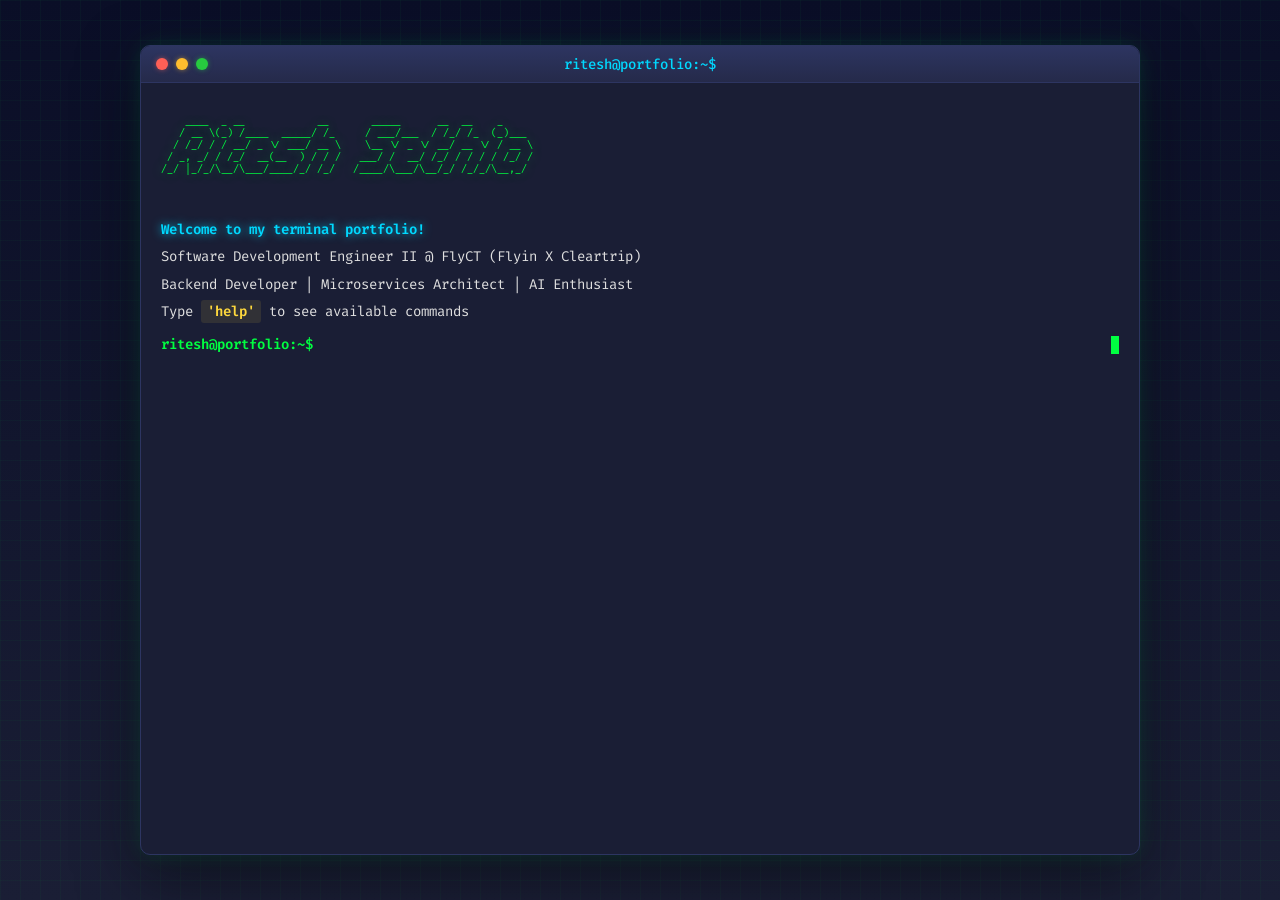
<file: index.html>
<!DOCTYPE html>
<html lang="en">
<head>
    <meta charset="UTF-8">
    <meta name="viewport" content="width=device-width, initial-scale=1.0">
    <title>Ritesh Sethia - Backend Developer</title>
    <link rel="stylesheet" href="style.css">
    <link rel="preconnect" href="https://fonts.googleapis.com">
    <link rel="preconnect" href="https://fonts.gstatic.com" crossorigin>
    <link href="https://fonts.googleapis.com/css2?family=Fira+Code:wght@300;400;500;600;700&display=swap" rel="stylesheet">
</head>
<body>
    <div class="matrix-bg"></div>

    <div class="container">
        <div class="terminal">
            <div class="terminal-header">
                <div class="terminal-buttons">
                    <span class="btn btn-close"></span>
                    <span class="btn btn-minimize"></span>
                    <span class="btn btn-maximize"></span>
                </div>
                <div class="terminal-title">ritesh@portfolio:~$</div>
            </div>

            <div class="terminal-body" id="terminal-body">
                <div class="ascii-art">
    ____  _ __            __       _____      __  __    _
   / __ \(_) /____  _____/ /_     / ___/___  / /_/ /_  (_)___
  / /_/ / / __/ _ \/ ___/ __ \    \__ \/ _ \/ __/ __ \/ / __ \
 / _, _/ / /_/  __(__  ) / / /   ___/ /  __/ /_/ / / / / /_/ /
/_/ |_/_/\__/\___/____/_/ /_/   /____/\___/\__/_/ /_/_/\__,_/

                </div>

                <div class="intro">
                    <p class="glow">Welcome to my terminal portfolio!</p>
                    <p>Software Development Engineer II @ FlyCT (Flyin X Cleartrip)</p>
                    <p>Backend Developer | Microservices Architect | AI Enthusiast</p>
                    <p></p>
                    <p>Type <span class="highlight">'help'</span> to see available commands</p>
                    <p></p>
                </div>

                <div id="output"></div>

                <div class="input-line">
                    <span class="prompt">ritesh@portfolio:~$</span>
                    <input type="text" id="terminal-input" autofocus autocomplete="off" spellcheck="false">
                    <span class="cursor"></span>
                </div>
            </div>
        </div>
    </div>

    <script src="script.js"></script>
</body>
</html>
</file>
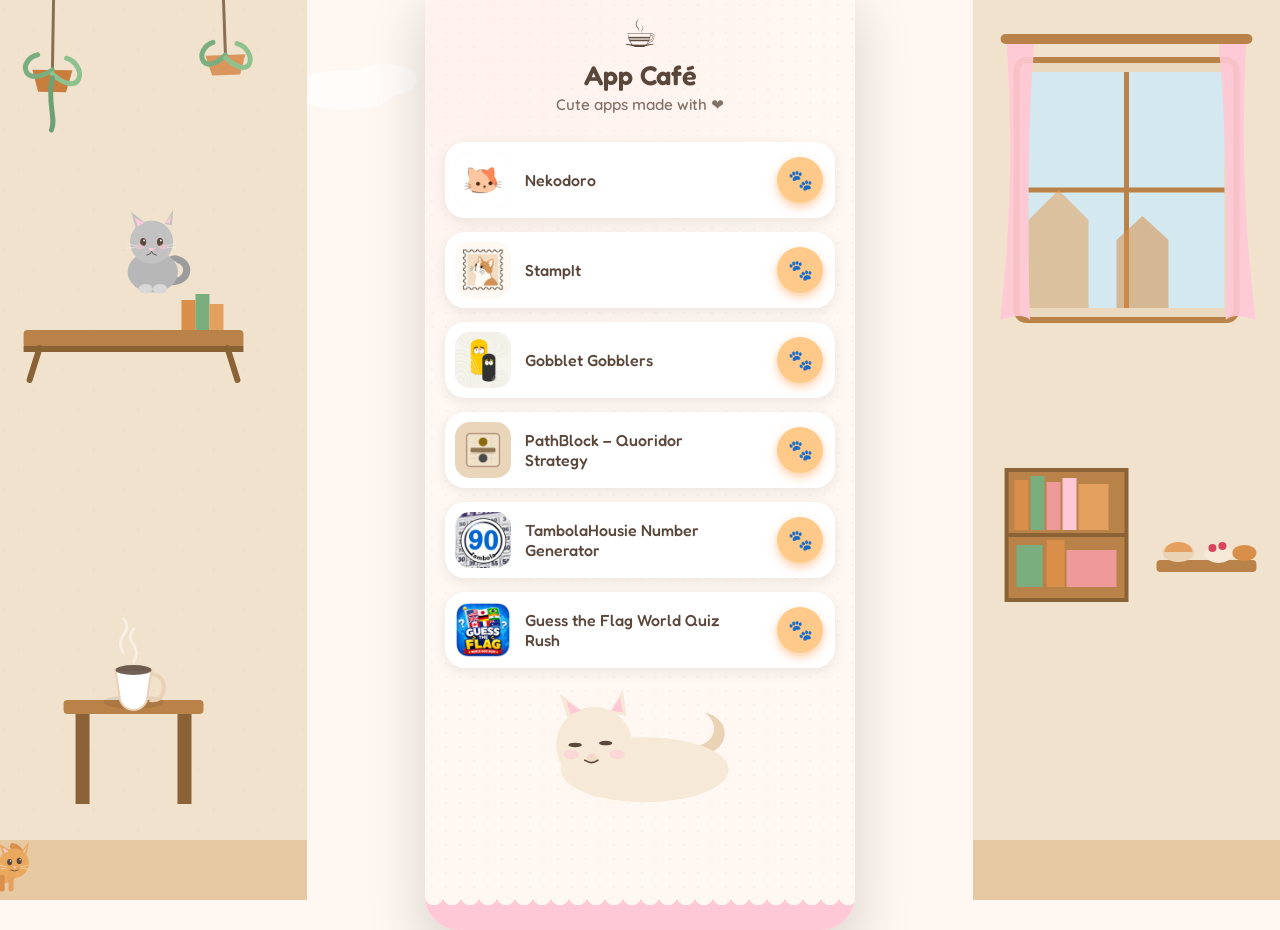
<file: App-Cafe/index.html>
<!DOCTYPE html>
<html lang="en">
<head>
  <meta charset="UTF-8">
  <meta name="viewport" content="width=device-width, initial-scale=1, maximum-scale=1, user-scalable=no, viewport-fit=cover">
  <title>App Café — Cute Apps Made With Love</title>
  <meta name="description" content="A cozy little café menu of cute apps, made with love.">
  <meta name="theme-color" content="#FFF8F2">

  <link rel="preconnect" href="https://fonts.googleapis.com">
  <link rel="preconnect" href="https://fonts.gstatic.com" crossorigin>
  <link href="https://fonts.googleapis.com/css2?family=Fredoka:wght@500;600;700&family=Quicksand:wght@500;600;700&display=swap" rel="stylesheet">

  <link rel="icon" href="data:image/svg+xml,%3Csvg xmlns='http://www.w3.org/2000/svg' viewBox='0 0 100 100'%3E%3Ctext y='.9em' font-size='90'%3E%E2%98%95%3C/text%3E%3C/svg%3E">
  <link rel="stylesheet" href="style.css">
</head>
<body>

  <!-- ============ DECORATIVE DESKTOP CAFÉ SCENE (hidden on mobile) ============ -->
  <div class="scene" aria-hidden="true">
    <div class="scene-clouds">
      <img class="scene-art" src="assets/background/clouds.svg" alt="" width="1600" height="200">
    </div>
    <div class="scene-panel scene-left">
      <img class="scene-art" src="assets/background/left-scene.svg" alt="" width="320" height="900">
      <div class="bean-mount">
        <!-- Bean: sits on the shelf, occasionally waves — self-animating, no JS needed -->
        <svg id="bean" viewBox="0 0 140 150" xmlns="http://www.w3.org/2000/svg" role="img" aria-label="Bean the shelf cat" width="100%" height="100%">
          <style>
            #bean .b-eye { transform-box: fill-box; transform-origin: center; animation: b-blink 6s ease-in-out infinite; }
            #bean .b-eye.right { animation-delay: .08s; }
            #bean .b-tail-tip { transform-box: fill-box; transform-origin: left center; animation: b-tail 5s ease-in-out infinite; }
            #bean .b-paw-wave { transform-box: fill-box; transform-origin: top right; opacity: 0; animation: b-wave-cycle 9s ease-in-out infinite; }
            #bean .b-paw-rest { animation: b-paw-rest-cycle 9s ease-in-out infinite; }
            @keyframes b-blink { 0%, 90%, 100% { transform: scaleY(1); } 95% { transform: scaleY(0.1); } }
            @keyframes b-tail { 0%, 100% { transform: rotate(0deg); } 50% { transform: rotate(8deg); } }
            @keyframes b-wave-cycle {
              0%, 75%, 100% { opacity: 0; transform: rotate(0deg); }
              80% { opacity: 1; transform: rotate(-15deg); }
              85% { transform: rotate(15deg); }
              90% { transform: rotate(-10deg); }
              94% { opacity: 1; transform: rotate(0deg); }
            }
            @keyframes b-paw-rest-cycle { 0%, 75%, 94%, 100% { opacity: 1; } 80%, 90% { opacity: 0; } }
            @media (prefers-reduced-motion: reduce) {
              #bean .b-eye, #bean .b-tail-tip, #bean .b-paw-wave, #bean .b-paw-rest { animation: none; opacity: 1; }
            }
          </style>
          <path d="M100 128 C 128 128, 132 100, 112 92" stroke="#9C9C9C" stroke-width="12" fill="none" stroke-linecap="round"/>
          <path class="b-tail-tip" d="M112 92 C 108 88, 100 88, 96 94" stroke="#9C9C9C" stroke-width="10" fill="none" stroke-linecap="round"/>
          <ellipse cx="68" cy="112" rx="42" ry="34" fill="#B7B7B7"/>
          <ellipse class="b-paw-rest" cx="56" cy="140" rx="12" ry="8" fill="#D8D8D8"/>
          <ellipse class="b-paw-rest" cx="80" cy="140" rx="12" ry="8" fill="#D8D8D8"/>
          <ellipse class="b-paw-wave" cx="92" cy="118" rx="10" ry="16" fill="#D8D8D8"/>
          <circle cx="66" cy="62" r="36" fill="#C2C2C2"/>
          <path d="M40 40 L32 12 L58 32 Z" fill="#C2C2C2"/>
          <path d="M43 36 L38 22 L54 30 Z" fill="#FFC8D6"/>
          <path d="M88 32 L102 8 L100 34 Z" fill="#C2C2C2"/>
          <path d="M90 30 L99 16 L96 32 Z" fill="#FFC8D6"/>
          <ellipse class="b-eye left" cx="52" cy="62" rx="5" ry="6.5" fill="#5A463A"/>
          <ellipse class="b-eye right" cx="80" cy="62" rx="5" ry="6.5" fill="#5A463A"/>
          <circle cx="53.5" cy="59.5" r="1.5" fill="#fff"/>
          <circle cx="81.5" cy="59.5" r="1.5" fill="#fff"/>
          <path d="M60 72 L72 72 L66 78 Z" fill="#FFC8D6"/>
          <path d="M66 78 Q66 82 58 84 M66 78 Q66 82 74 84" stroke="#5A463A" stroke-width="1.4" fill="none" stroke-linecap="round"/>
          <path d="M40 68 L26 65 M40 71 L25 72" stroke="#fff" stroke-width="1" opacity=".6" stroke-linecap="round"/>
          <path d="M92 68 L106 65 M92 71 L107 72" stroke="#fff" stroke-width="1" opacity=".6" stroke-linecap="round"/>
          <ellipse cx="46" cy="70" rx="7" ry="4.5" fill="#FFC8D6" opacity=".5"/>
          <ellipse cx="86" cy="70" rx="7" ry="4.5" fill="#FFC8D6" opacity=".5"/>
        </svg>
      </div>
    </div>
    <div class="scene-panel scene-right">
      <img class="scene-art" src="assets/background/right-scene.svg" alt="" width="320" height="900">
    </div>
  </div>

  <!-- Latte walks along the bottom edge of the whole page, mobile + desktop -->
  <div class="latte-track" aria-hidden="true">
    <div class="latte-wrap" id="latte-wrap">
      <svg id="latte" viewBox="0 0 170 100" xmlns="http://www.w3.org/2000/svg" role="img" aria-label="Latte the walking cat" width="100%" height="100%">
        <style>
          #latte .l-leg { transform-box: fill-box; transform-origin: top center; animation: l-walk-a .48s ease-in-out infinite; }
          #latte .l-leg.b { animation-name: l-walk-b; }
          #latte .l-tail { transform-box: fill-box; transform-origin: right center; animation: l-tail-sway 1.6s ease-in-out infinite; }
          #latte .l-eye { transform-box: fill-box; transform-origin: center; animation: l-blink 5s ease-in-out infinite; }
          #latte .l-head-group { transform-box: fill-box; transform-origin: center; }
          #latte .l-ear { transform-box: fill-box; transform-origin: bottom center; }
          #latte.paused .l-leg { animation-play-state: paused; }
          #latte.paused .l-head-group { animation: l-look 2.6s ease-in-out; }
          #latte.paused .l-ear { animation: l-ear-twitch 2.6s ease-in-out; }
          @keyframes l-walk-a { 0%, 100% { transform: rotate(18deg); } 50% { transform: rotate(-18deg); } }
          @keyframes l-walk-b { 0%, 100% { transform: rotate(-18deg); } 50% { transform: rotate(18deg); } }
          @keyframes l-tail-sway { 0%, 100% { transform: rotate(-8deg); } 50% { transform: rotate(10deg); } }
          @keyframes l-blink { 0%, 92%, 100% { transform: scaleY(1); } 96% { transform: scaleY(0.1); } }
          @keyframes l-look { 0%, 100% { transform: rotate(0deg); } 30% { transform: rotate(10deg); } 60% { transform: rotate(-10deg); } 85% { transform: rotate(0deg); } }
          @keyframes l-ear-twitch { 0%, 40%, 100% { transform: rotate(0deg); } 45% { transform: rotate(-12deg); } 50% { transform: rotate(6deg); } }
          @media (prefers-reduced-motion: reduce) {
            #latte .l-leg, #latte .l-tail, #latte .l-eye, #latte.paused .l-head-group, #latte.paused .l-ear { animation: none; }
          }
        </style>
        <rect class="l-leg" x="38" y="55" width="9" height="30" rx="4" fill="#D98E4A"/>
        <rect class="l-leg b" x="54" y="55" width="9" height="30" rx="4" fill="#E4A05F"/>
        <path class="l-tail" d="M118 55 C 150 45, 155 15, 132 8" stroke="#D98E4A" stroke-width="11" fill="none" stroke-linecap="round"/>
        <ellipse cx="90" cy="52" rx="52" ry="26" fill="#E9A85E"/>
        <path d="M55 34 Q80 28 108 34" stroke="#C97D3C" stroke-width="4" fill="none" stroke-linecap="round" opacity=".6"/>
        <path d="M50 48 Q80 42 115 48" stroke="#C97D3C" stroke-width="4" fill="none" stroke-linecap="round" opacity=".6"/>
        <rect class="l-leg b" x="108" y="58" width="9" height="30" rx="4" fill="#D98E4A"/>
        <rect class="l-leg" x="124" y="58" width="9" height="30" rx="4" fill="#E4A05F"/>
        <g class="l-head-group">
          <circle cx="134" cy="38" r="26" fill="#E9A85E"/>
          <path class="l-ear" d="M114 22 L108 4 L128 16 Z" fill="#E9A85E"/>
          <path class="l-ear" d="M148 16 L160 0 L156 22 Z" fill="#E9A85E"/>
          <path d="M117 20 L114 10 L124 17 Z" fill="#FFC8D6"/>
          <path d="M150 18 L157 8 L152 20 Z" fill="#FFC8D6"/>
          <ellipse class="l-eye" cx="126" cy="36" rx="4.5" ry="5.5" fill="#5A463A"/>
          <ellipse class="l-eye" cx="143" cy="34" rx="4.5" ry="5.5" fill="#5A463A"/>
          <circle cx="127.5" cy="34" r="1.3" fill="#fff"/>
          <circle cx="144.5" cy="32" r="1.3" fill="#fff"/>
          <path d="M132 44 L138 44 L135 48 Z" fill="#FFC8D6"/>
          <path d="M128 50 Q135 54 141 50" stroke="#5A463A" stroke-width="1.4" fill="none" stroke-linecap="round"/>
          <path d="M120 44 L108 42 M120 47 L107 48" stroke="#fff" stroke-width="1" opacity=".7" stroke-linecap="round"/>
          <path d="M146 44 L158 42 M146 47 L159 48" stroke="#fff" stroke-width="1" opacity=".7" stroke-linecap="round"/>
        </g>
      </svg>
    </div>
  </div>

  <!-- ============ THE PHONE — CAFÉ MENU ============ -->
  <main class="phone" id="phone">
    <div class="phone-inner">

      <header class="phone-header">
        <div class="phone-icon" aria-hidden="true">☕</div>
        <h1 class="phone-title" id="site-title" title="Shh... try clicking me a few times">App Café</h1>
        <p class="phone-subtitle" id="site-subtitle">Cute apps made with ❤️</p>
      </header>

      <ul class="card-list" id="card-list" aria-label="Our apps"></ul>

      <div class="mochi-mount" id="mochi-mount" tabindex="0" role="button" aria-label="Mochi the sleeping cat — tap to wake her up">
        <svg id="mochi" viewBox="0 0 220 130" xmlns="http://www.w3.org/2000/svg" role="img" aria-label="Mochi the sleeping cat" width="100%" height="100%">
          <style>
            #mochi .m-eye { transform-origin: center; transform-box: fill-box; animation: m-blink 4.5s ease-in-out infinite; }
            #mochi .m-eye.right { animation-delay: .06s; }
            #mochi .m-tail { transform-origin: 165px 78px; animation: m-tail-twitch 6s ease-in-out infinite; }
            #mochi .m-yawn { opacity: 0; animation: m-yawn 11s ease-in-out infinite; }
            #mochi .m-ear { transform-origin: bottom center; transform-box: fill-box; animation: m-ear 11s ease-in-out infinite; }
            #mochi .m-open-eyes, #mochi .m-awake-paw { opacity: 0; }
            #mochi.awake .m-sleep-eyes { opacity: 0; }
            #mochi.awake .m-open-eyes { opacity: 1; }
            #mochi.awake .m-body-group { animation: m-stretch 2.1s ease-in-out; }
            #mochi.awake .m-awake-paw { opacity: 1; animation: m-paw-reach 2.1s ease-in-out; }
            @keyframes m-blink { 0%, 82%, 100% { transform: scaleY(1); } 88% { transform: scaleY(0.1); } 94% { transform: scaleY(1); } }
            @keyframes m-tail-twitch { 0%, 70%, 100% { transform: rotate(0deg); } 75% { transform: rotate(-6deg); } 85% { transform: rotate(4deg); } 92% { transform: rotate(0deg); } }
            @keyframes m-yawn { 0%, 88%, 100% { opacity: 0; } 91%, 96% { opacity: 1; } }
            @keyframes m-ear { 0%, 87%, 100% { transform: rotate(0deg); } 91%, 95% { transform: rotate(-8deg); } }
            @keyframes m-stretch { 0% { transform: scale(1,1); } 35% { transform: scale(1.12,0.9) translateY(3px); } 65% { transform: scale(1.12,0.9) translateY(3px); } 100% { transform: scale(1,1); } }
            @keyframes m-paw-reach { 0%, 100% { transform: translateX(0); } 35%,65% { transform: translateX(14px); } }
            @media (prefers-reduced-motion: reduce) {
              #mochi .m-eye, #mochi .m-tail, #mochi .m-yawn, #mochi .m-ear, #mochi.awake .m-body-group, #mochi.awake .m-awake-paw { animation: none; }
            }
          </style>
          <path class="m-tail" d="M165 78 C 205 78, 210 40, 178 32 C 195 45, 190 68, 160 68 Z" fill="#EAD2B4"/>
          <g class="m-body-group">
            <ellipse cx="115" cy="92" rx="88" ry="34" fill="#F7E9D7"/>
            <ellipse cx="70" cy="112" rx="16" ry="9" fill="#F7E9D7"/>
            <ellipse class="m-awake-paw" cx="46" cy="110" rx="14" ry="8" fill="#F7E9D7"/>
            <circle cx="62" cy="66" r="40" fill="#F7E9D7"/>
            <path class="m-ear left" d="M34 38 L26 12 L52 32 Z" fill="#F7E9D7"/>
            <path class="m-ear left" d="M37 34 L33 20 L48 30 Z" fill="#FFC8D6"/>
            <path class="m-ear right" d="M78 32 L92 8 L96 36 Z" fill="#F7E9D7"/>
            <path class="m-ear right" d="M80 30 L89 16 L92 32 Z" fill="#FFC8D6"/>
            <ellipse cx="60" cy="80" rx="6" ry="5" fill="#EAD2B4" opacity=".5"/>
            <ellipse cx="38" cy="76" rx="8" ry="5" fill="#FFC8D6" opacity=".55"/>
            <ellipse cx="86" cy="76" rx="8" ry="5" fill="#FFC8D6" opacity=".55"/>
            <g class="m-sleep-eyes">
              <ellipse class="m-eye left" cx="42" cy="66" rx="7" ry="2.4" fill="#5A463A"/>
              <ellipse class="m-eye right" cx="74" cy="64" rx="7" ry="2.4" fill="#5A463A"/>
            </g>
            <g class="m-open-eyes">
              <circle cx="42" cy="65" r="6" fill="#5A463A"/>
              <circle cx="44" cy="63" r="1.6" fill="#fff"/>
              <circle cx="74" cy="63" r="6" fill="#5A463A"/>
              <circle cx="76" cy="61" r="1.6" fill="#fff"/>
            </g>
            <path d="M56 76 L62 76 L59 80 Z" fill="#FFC8D6"/>
            <path d="M52 82 Q59 87 66 82" stroke="#5A463A" stroke-width="1.6" fill="none" stroke-linecap="round"/>
            <ellipse class="m-yawn" cx="59" cy="83" rx="7" ry="6" fill="#7A5A48"/>
          </g>
        </svg>
      </div>

    </div>
    <div class="phone-scallop" aria-hidden="true"></div>
  </main>

  <!-- floating fx layer for hearts / sparkles / paw rain -->
  <div id="fx-layer" aria-hidden="true"></div>

  <!-- card template -->
  <template id="card-template">
    <li class="card" tabindex="-1">
      <img class="card-logo" alt="" loading="lazy">
      <span class="card-name"></span>
      <span class="card-spacer"></span>
      <a class="paw-btn" target="_blank" rel="noopener noreferrer" aria-label="">
        <span aria-hidden="true">🐾</span>
      </a>
    </li>
  </template>

  <script src="script.js" defer></script>
</body>
</html>
</file>
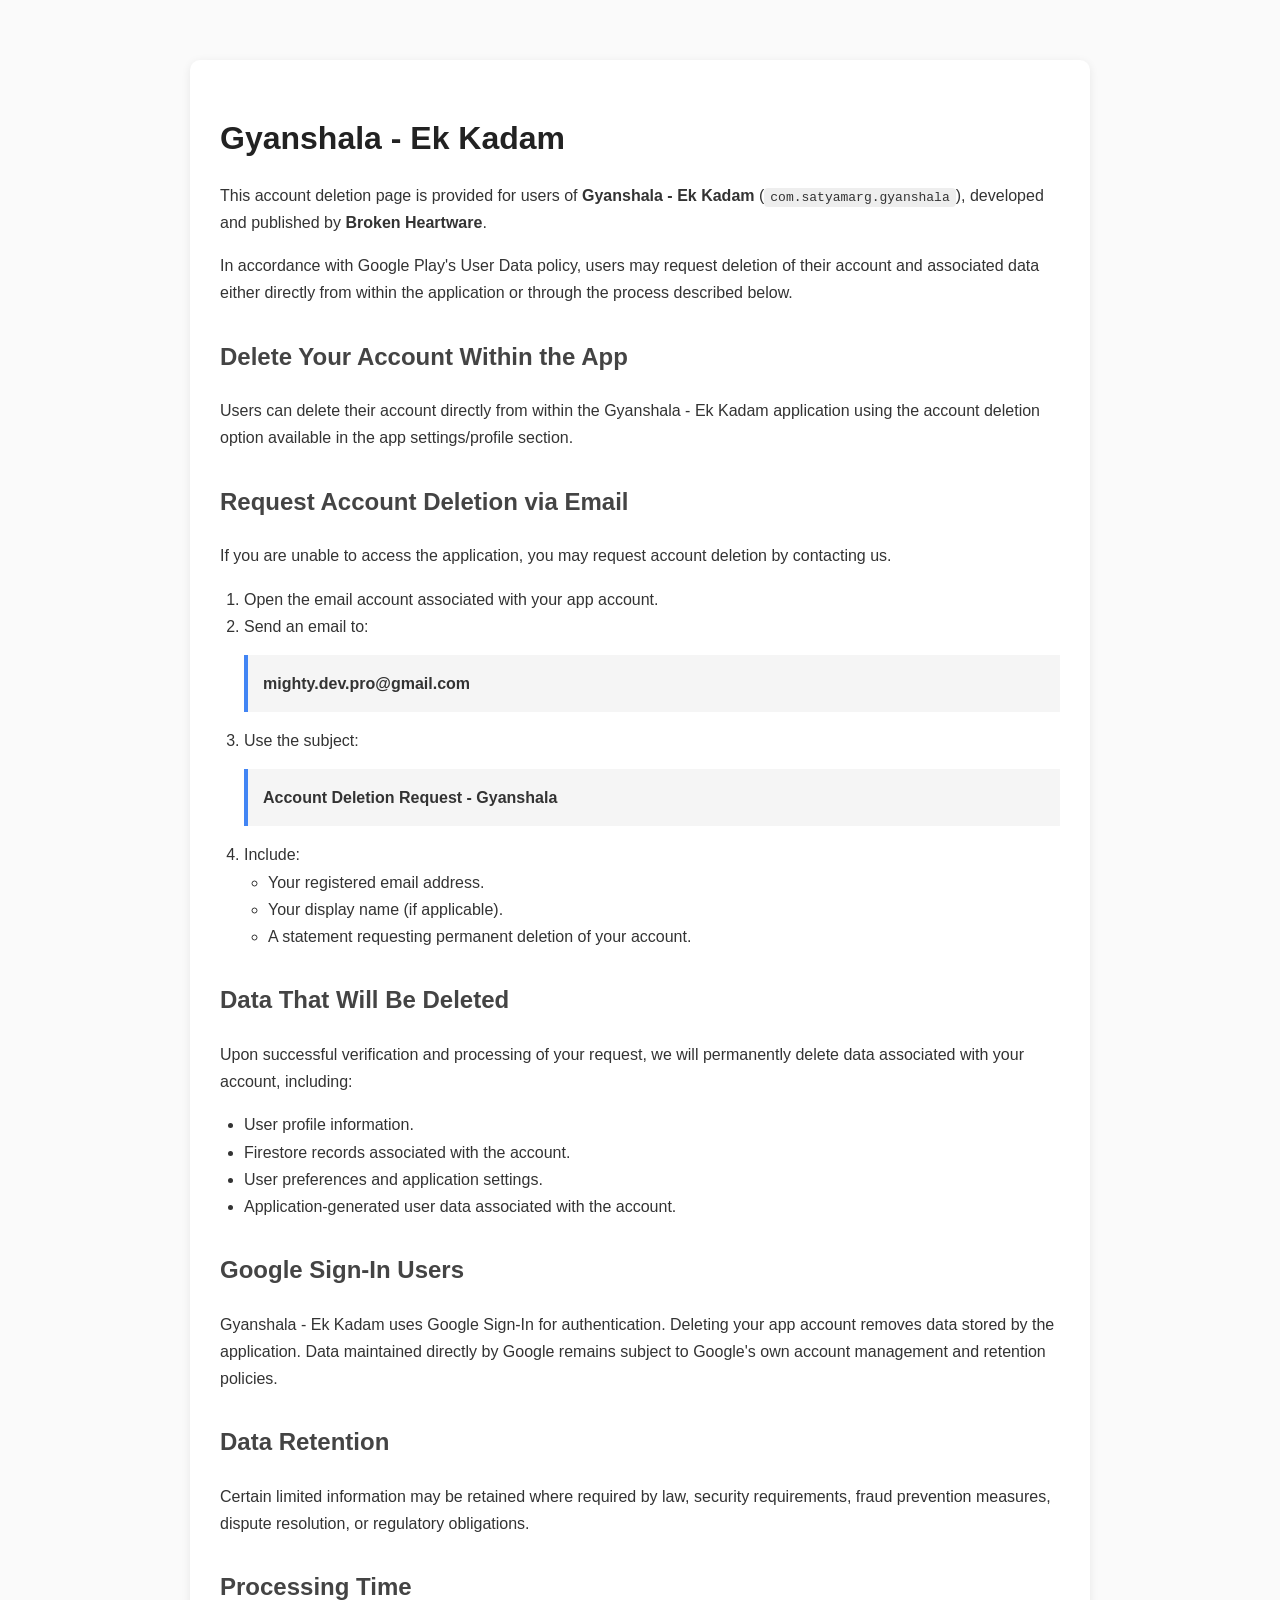
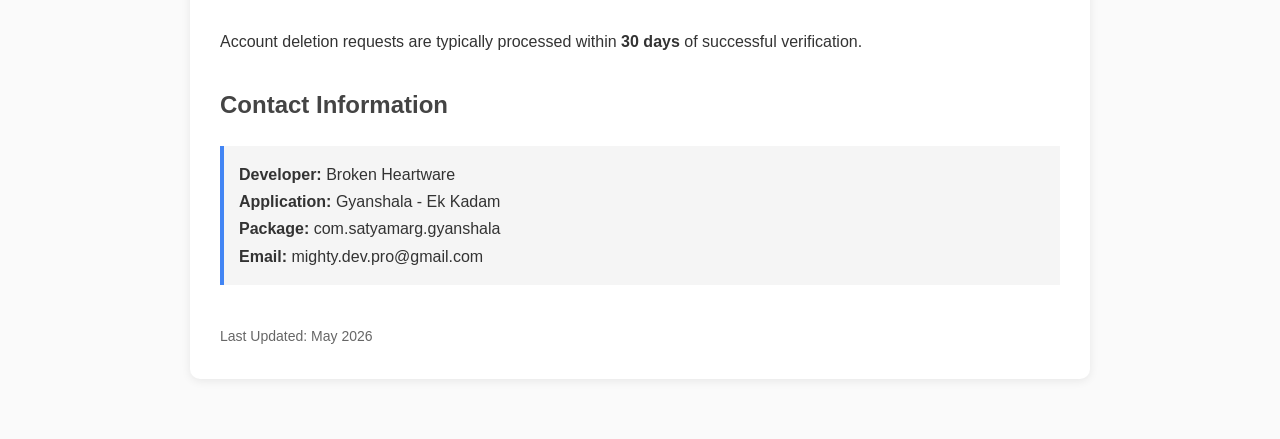
<file: account-delete.html>
<!DOCTYPE html>
<html lang="en">
<head>
<meta charset="UTF-8">
<meta name="viewport" content="width=device-width, initial-scale=1.0">
<title>Gyanshala - Ek Kadam | Account Deletion</title>

<style>
    body {
        font-family: Arial, sans-serif;
        max-width: 900px;
        margin: 40px auto;
        padding: 20px;
        line-height: 1.7;
        color: #333;
        background: #fafafa;
    }

    .container {
        background: white;
        padding: 30px;
        border-radius: 10px;
        box-shadow: 0 2px 10px rgba(0,0,0,0.08);
    }

    h1 {
        color: #222;
        margin-bottom: 10px;
    }

    h2 {
        color: #444;
        margin-top: 30px;
    }

    .highlight {
        background: #f5f5f5;
        padding: 15px;
        border-left: 4px solid #4285F4;
        margin: 15px 0;
    }

    code {
        background: #eee;
        padding: 2px 6px;
        border-radius: 4px;
    }

    ul, ol {
        padding-left: 24px;
    }

    .footer {
        margin-top: 40px;
        font-size: 14px;
        color: #666;
    }
</style>
</head>

<body>

<div class="container">

    <h1>Gyanshala - Ek Kadam</h1>

    <p>
        This account deletion page is provided for users of
        <strong>Gyanshala - Ek Kadam</strong>
        (<code>com.satyamarg.gyanshala</code>),
        developed and published by
        <strong>Broken Heartware</strong>.
    </p>

    <p>
        In accordance with Google Play's User Data policy, users may request
        deletion of their account and associated data either directly from
        within the application or through the process described below.
    </p>

    <h2>Delete Your Account Within the App</h2>

    <p>
        Users can delete their account directly from within the
        Gyanshala - Ek Kadam application using the account deletion option
        available in the app settings/profile section.
    </p>

    <h2>Request Account Deletion via Email</h2>

    <p>
        If you are unable to access the application, you may request account
        deletion by contacting us.
    </p>

    <ol>
        <li>Open the email account associated with your app account.</li>

        <li>Send an email to:
            <div class="highlight">
                <strong>mighty.dev.pro@gmail.com</strong>
            </div>
        </li>

        <li>Use the subject:
            <div class="highlight">
                <strong>Account Deletion Request - Gyanshala</strong>
            </div>
        </li>

        <li>Include:
            <ul>
                <li>Your registered email address.</li>
                <li>Your display name (if applicable).</li>
                <li>A statement requesting permanent deletion of your account.</li>
            </ul>
        </li>
    </ol>

    <h2>Data That Will Be Deleted</h2>

    <p>
        Upon successful verification and processing of your request, we will
        permanently delete data associated with your account, including:
    </p>

    <ul>
        <li>User profile information.</li>
        <li>Firestore records associated with the account.</li>
        <li>User preferences and application settings.</li>
        <li>Application-generated user data associated with the account.</li>
    </ul>

    <h2>Google Sign-In Users</h2>

    <p>
        Gyanshala - Ek Kadam uses Google Sign-In for authentication.
        Deleting your app account removes data stored by the application.
        Data maintained directly by Google remains subject to Google's own
        account management and retention policies.
    </p>

    <h2>Data Retention</h2>

    <p>
        Certain limited information may be retained where required by law,
        security requirements, fraud prevention measures, dispute resolution,
        or regulatory obligations.
    </p>

    <h2>Processing Time</h2>

    <p>
        Account deletion requests are typically processed within
        <strong>30 days</strong> of successful verification.
    </p>

    <h2>Contact Information</h2>

    <div class="highlight">
        <strong>Developer:</strong> Broken Heartware<br>
        <strong>Application:</strong> Gyanshala - Ek Kadam<br>
        <strong>Package:</strong> com.satyamarg.gyanshala<br>
        <strong>Email:</strong> mighty.dev.pro@gmail.com
    </div>

    <div class="footer">
        Last Updated: May 2026
    </div>

</div>

</body>
</html>
</file>
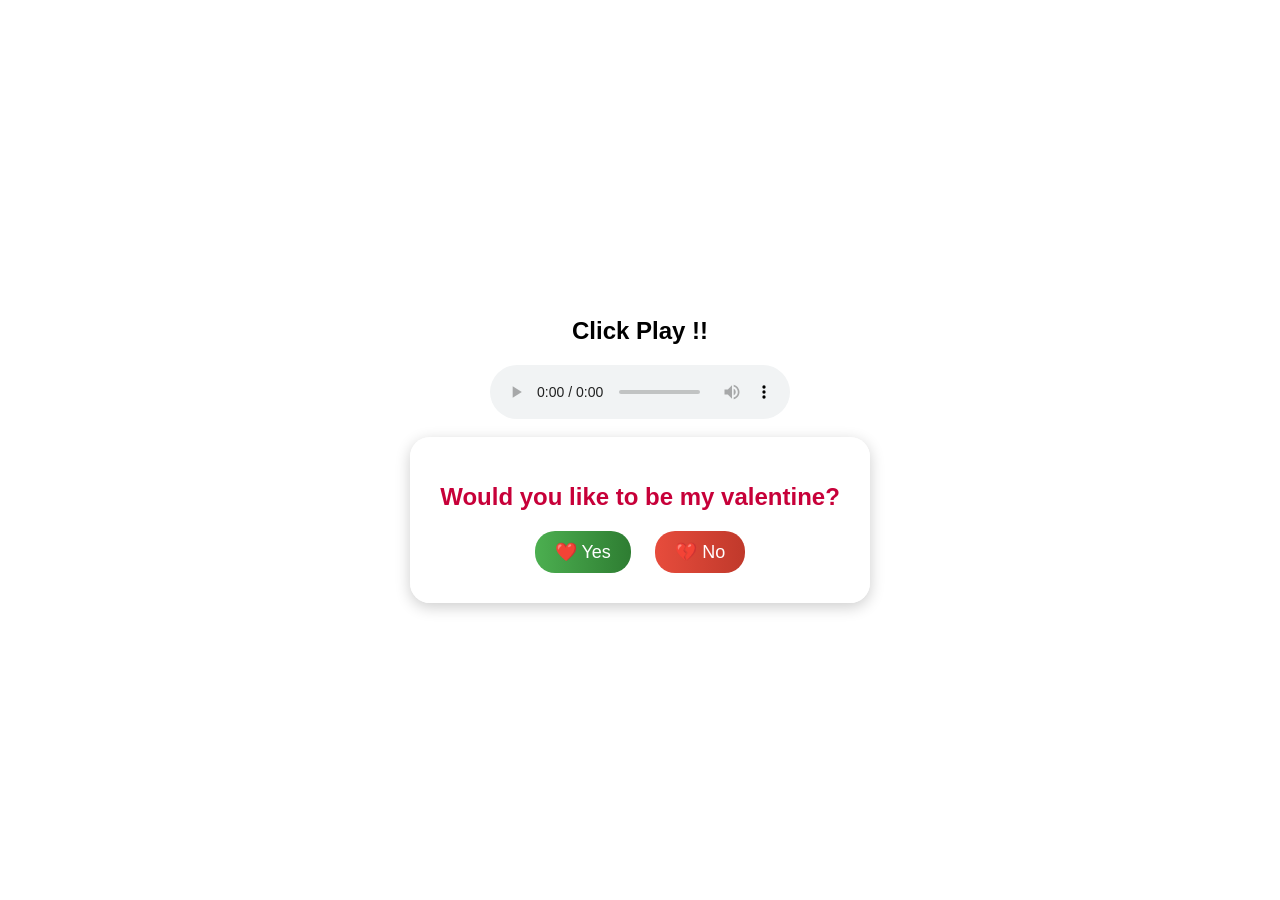
<file: mini_surprise.html>
<!DOCTYPE html>
<html lang="en">
<head>
    <meta charset="UTF-8">
    <meta name="viewport" content="width=device-width, initial-scale=1.0">
    <title>Surprise</title>
    <style>
        body {
            margin: 0;
            height: 100vh;
            display: flex;
            flex-direction: column; /* Stack elements in a column */
            justify-content: center;
            align-items: center;
            background: url('https://i.pinimg.com/736x/da/bb/87/dabb87c1aa663421d2ad53c17173034b.jpg') no-repeat center center fixed;
            background-size: cover;
            font-family: 'Arial', sans-serif;
        }

        .card {
            background: rgba(255, 255, 255, 0.9);
            width: 400px;
            padding: 30px;
            text-align: center;
            border-radius: 20px;
            box-shadow: 0 4px 15px rgba(0, 0, 0, 0.2);
            position: relative;
        }

        h1 {
            font-size: 24px;
            color: #c70039;
            /* Romantic red color */
        }

        .buttons {
            margin-top: 20px;
        }

        button {
            padding: 10px 20px;
            font-size: 18px;
            margin: 0 10px;
            border: none;
            border-radius: 20px;
            color: #fff;
            cursor: pointer;
            transition: transform 0.3s ease, background-color 0.3s ease;
        }

        #yesButton {
            background: linear-gradient(to right, #4caf50, #2e7d32);
            /* Green gradient for 'Yes' */
        }

        #noButton {
            background: linear-gradient(to right, #e74c3c, #c0392b);
            /* Red gradient for 'No' */
            position: relative;
        }

        #noButton:hover {
            transform: scale(1.1);
        }

        #yesButton:hover {
            transform: scale(1.1);
        }

        #responseText {
            margin-top: 20px;
            font-size: 18px;
            color: #2e7d32;
            display: none;
            /* Hidden initially */
        }

        /* Make the audio controls transparent */
        audio {
            -webkit-appearance: none; /* Remove default styling for WebKit browsers (Chrome, Safari) */
            appearance: none; /* Remove default styling for other browsers */
            background-color: transparent;
            border: none;
        }
        audio::-webkit-media-controls-panel {
            background-color: transparent !important;
        }
        
        audio::-webkit-media-controls-play-button {
            background-color: transparent !important;
        }

        audio::-webkit-media-controls-volume-slider {
            background-color: transparent !important;
        }
        
        audio::-webkit-media-controls-mute-button {
            background-color: transparent !important;
        }

        /* For Firefox */
        audio::-moz-controls {
            background-color: transparent !important;
        }
    </style>
</head>

<body>
    <h2>Click Play !!</h2>
    <audio id="backgroundMusic" autoplay controls>
        <source src="https://www.pagaiworld.com/stream/dooron-dooron-paresh-pahuja.mp3"
            type="audio/mp3">
        Your browser does not support the audio element.
    </audio>
    <br/>
    <div class="card">
        <h1>Would you like to be my valentine?</h1>
        <div class="buttons">
            <button id="yesButton">❤️ Yes</button>
            <button id="noButton">💔 No</button>
        </div>
        <div id="responseText">You just made my day! Can't wait to spend it with you 💕</div>
    </div>

    <script src="https://code.jquery.com/jquery-3.6.0.min.js"></script>
    <script>
        const yesButton = document.getElementById('yesButton');
        const responseText = document.getElementById('responseText')
        const backgroundMusic = document.getElementById('backgroundMusic');

        // Play background music when page loads
        $(document).ready(function () {
            backgroundMusic.volume = 0.5;
            backgroundMusic.currentTime = 45;
        });

        // Show response text when "Yes" button is clicked
        yesButton.addEventListener('click', () => {
            responseText.style.display = 'block';
        });

        // Move "No" button on hover
        $("#noButton").on({
            mouseover: function () {
                const maxX = $(window).width() - $(this).outerWidth(); // Ensure it stays within the viewport horizontally
                const maxY = $(window).height() - $(this).outerHeight(); // Ensure it stays within the viewport vertically

                $(this).css({
                    left: (Math.random() * 200) + "px",
                    top: (Math.random() * 200) + "px",
                });

                // Optional: Add rotation effect to the emoji on hover
                $("#emoji").css("transform", "rotate(180deg) scale(1.5)");
            },
        });
    </script>
</body>

</html>
</file>
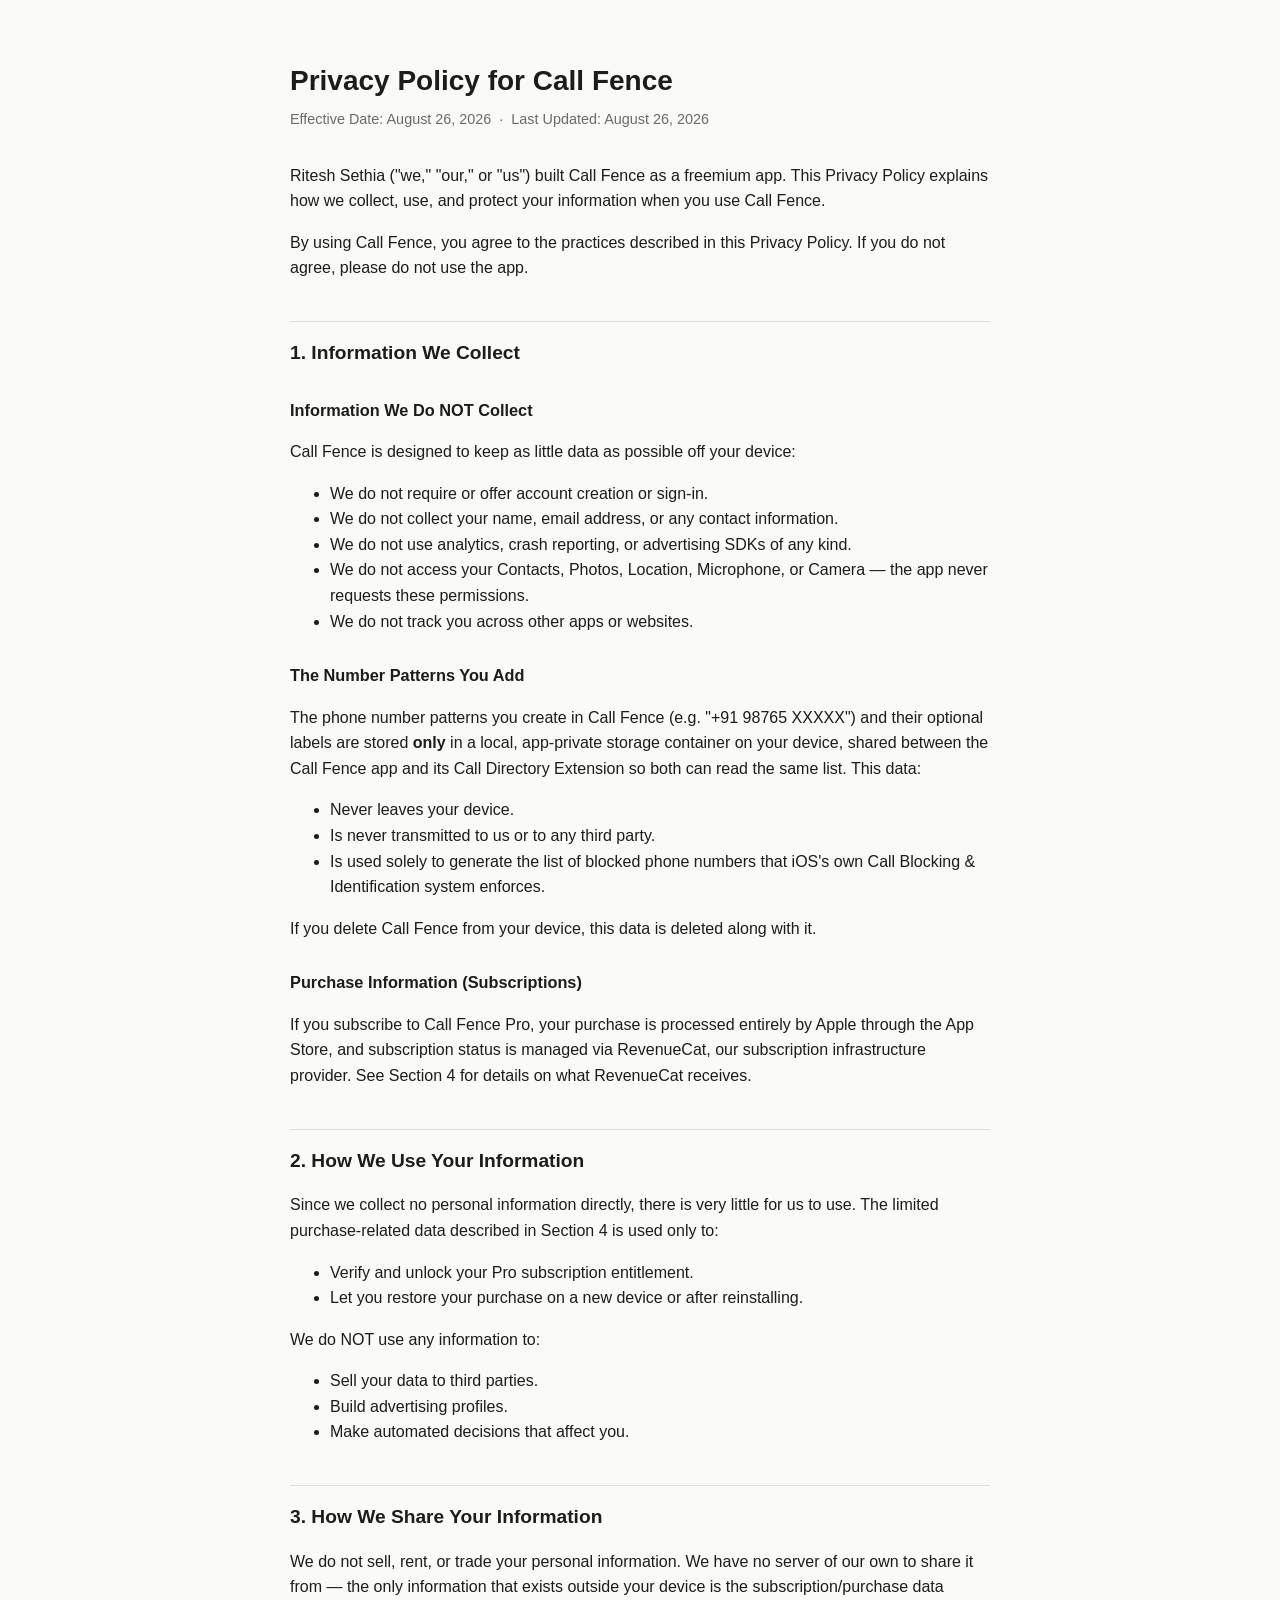
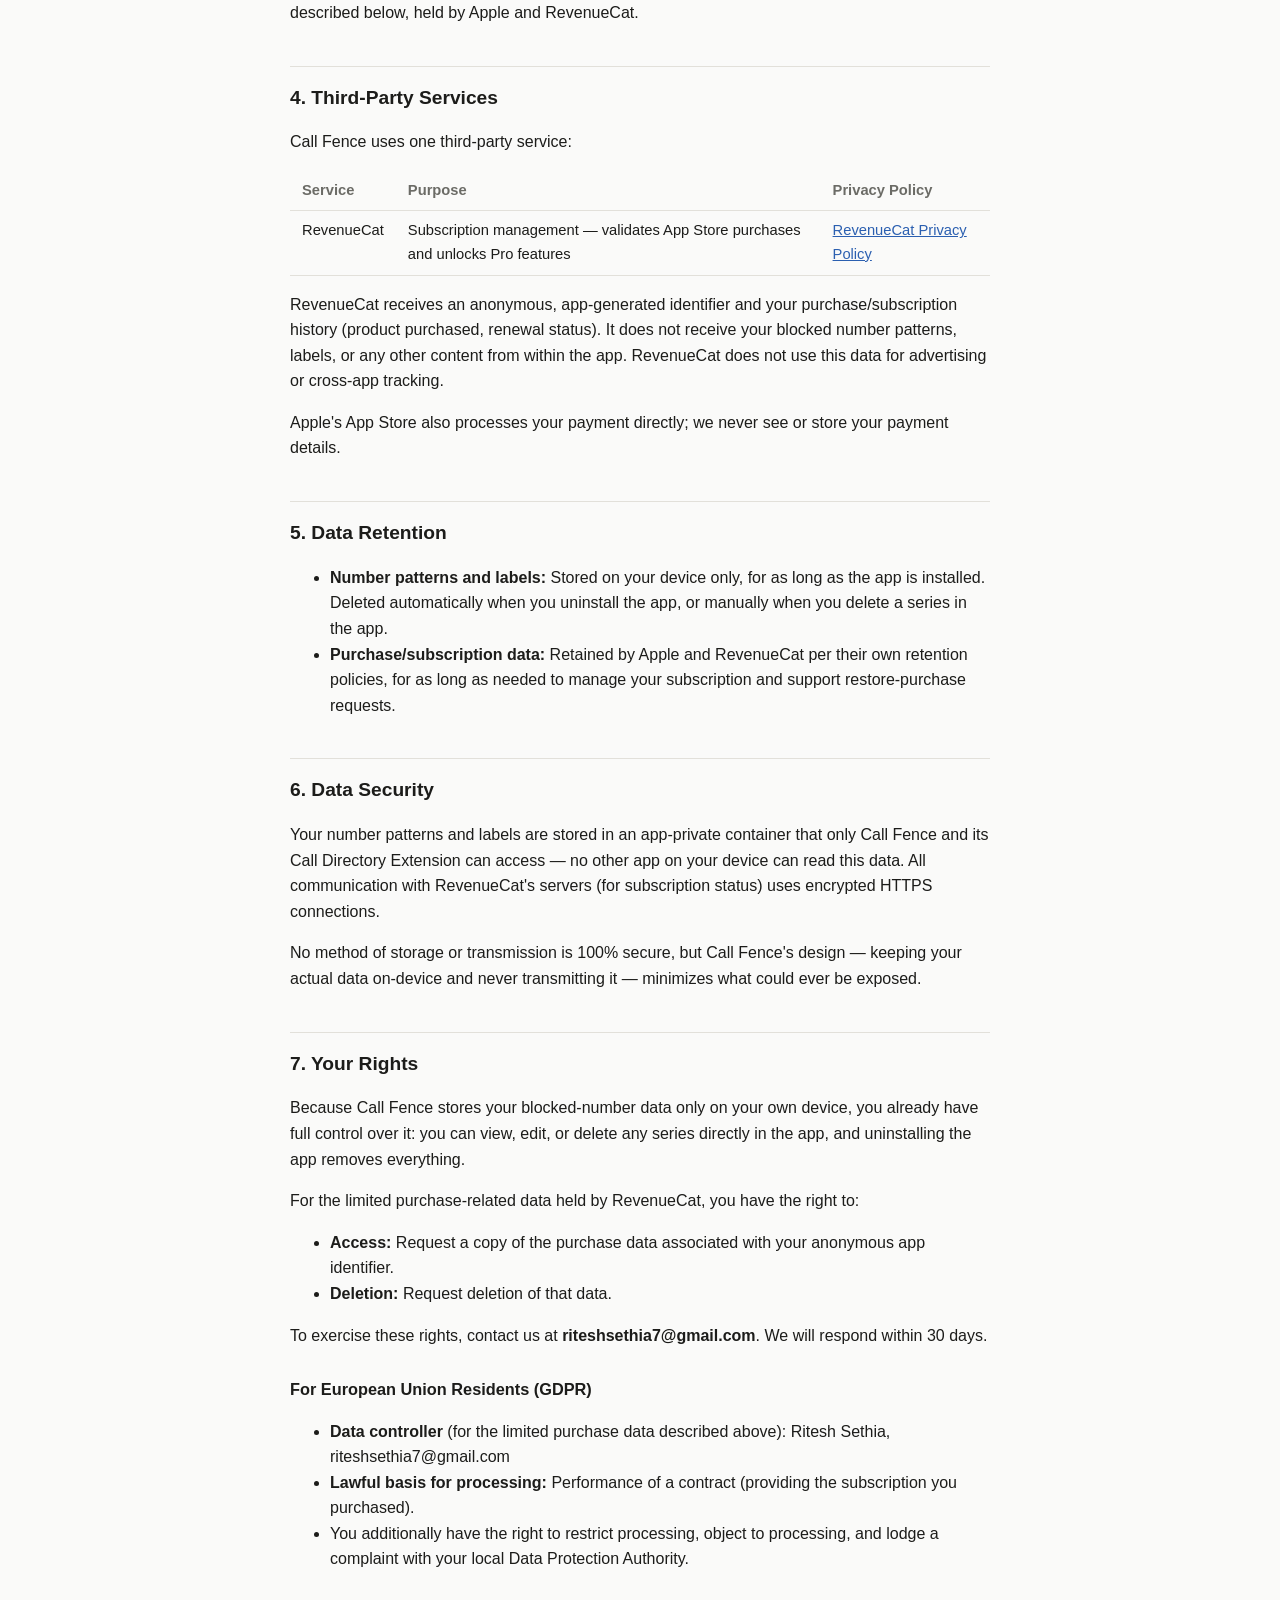
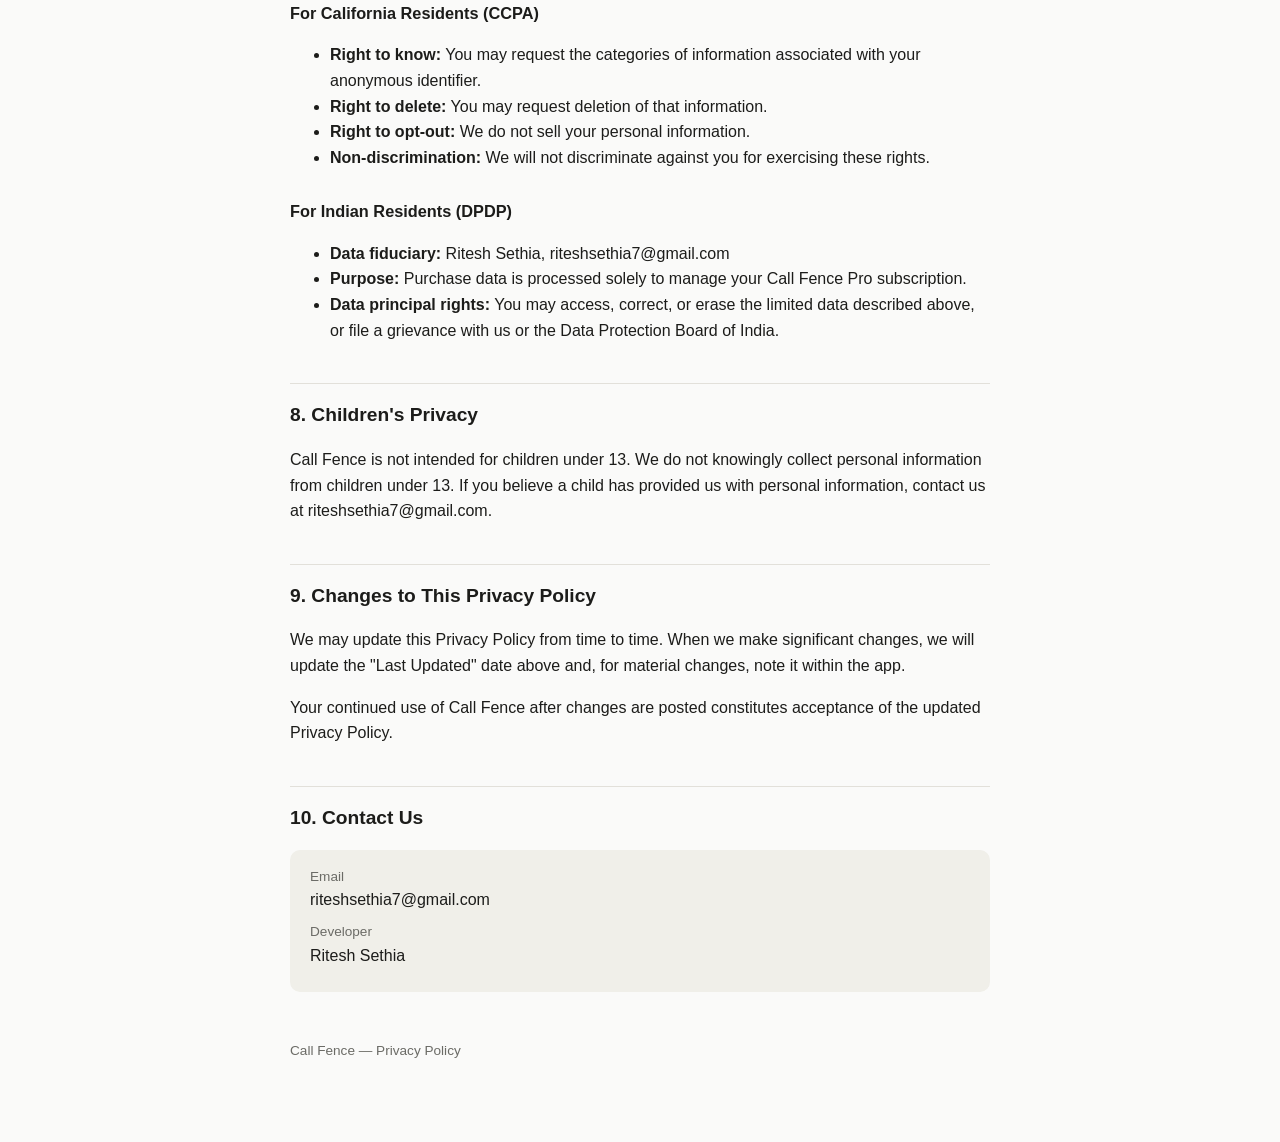
<file: apple/privacy-policy.html>
<!DOCTYPE html>
<html lang="en">
<head>
<meta charset="UTF-8">
<meta name="viewport" content="width=device-width, initial-scale=1">
<title>Privacy Policy — Call Fence</title>
<link rel="stylesheet" href="style.css">
</head>
<body>
<main>
<h1>Privacy Policy for Call Fence</h1>
<p class="meta">Effective Date: August 26, 2026 &nbsp;·&nbsp; Last Updated: August 26, 2026</p>

<p>Ritesh Sethia ("we," "our," or "us") built Call Fence as a freemium app. This Privacy Policy explains how we collect, use, and protect your information when you use Call Fence.</p>
<p>By using Call Fence, you agree to the practices described in this Privacy Policy. If you do not agree, please do not use the app.</p>

<h2>1. Information We Collect</h2>

<h3>Information We Do NOT Collect</h3>
<p>Call Fence is designed to keep as little data as possible off your device:</p>
<ul>
<li>We do not require or offer account creation or sign-in.</li>
<li>We do not collect your name, email address, or any contact information.</li>
<li>We do not use analytics, crash reporting, or advertising SDKs of any kind.</li>
<li>We do not access your Contacts, Photos, Location, Microphone, or Camera — the app never requests these permissions.</li>
<li>We do not track you across other apps or websites.</li>
</ul>

<h3>The Number Patterns You Add</h3>
<p>The phone number patterns you create in Call Fence (e.g. "+91 98765 XXXXX") and their optional labels are stored <strong>only</strong> in a local, app-private storage container on your device, shared between the Call Fence app and its Call Directory Extension so both can read the same list. This data:</p>
<ul>
<li>Never leaves your device.</li>
<li>Is never transmitted to us or to any third party.</li>
<li>Is used solely to generate the list of blocked phone numbers that iOS's own Call Blocking &amp; Identification system enforces.</li>
</ul>
<p>If you delete Call Fence from your device, this data is deleted along with it.</p>

<h3>Purchase Information (Subscriptions)</h3>
<p>If you subscribe to Call Fence Pro, your purchase is processed entirely by Apple through the App Store, and subscription status is managed via RevenueCat, our subscription infrastructure provider. See Section 4 for details on what RevenueCat receives.</p>

<h2>2. How We Use Your Information</h2>
<p>Since we collect no personal information directly, there is very little for us to use. The limited purchase-related data described in Section 4 is used only to:</p>
<ul>
<li>Verify and unlock your Pro subscription entitlement.</li>
<li>Let you restore your purchase on a new device or after reinstalling.</li>
</ul>
<p>We do NOT use any information to:</p>
<ul>
<li>Sell your data to third parties.</li>
<li>Build advertising profiles.</li>
<li>Make automated decisions that affect you.</li>
</ul>

<h2>3. How We Share Your Information</h2>
<p>We do not sell, rent, or trade your personal information. We have no server of our own to share it from — the only information that exists outside your device is the subscription/purchase data described below, held by Apple and RevenueCat.</p>

<h2>4. Third-Party Services</h2>
<p>Call Fence uses one third-party service:</p>
<table>
<tr><th>Service</th><th>Purpose</th><th>Privacy Policy</th></tr>
<tr><td>RevenueCat</td><td>Subscription management — validates App Store purchases and unlocks Pro features</td><td><a href="https://www.revenuecat.com/privacy/">RevenueCat Privacy Policy</a></td></tr>
</table>
<p>RevenueCat receives an anonymous, app-generated identifier and your purchase/subscription history (product purchased, renewal status). It does not receive your blocked number patterns, labels, or any other content from within the app. RevenueCat does not use this data for advertising or cross-app tracking.</p>
<p>Apple's App Store also processes your payment directly; we never see or store your payment details.</p>

<h2>5. Data Retention</h2>
<ul>
<li><strong>Number patterns and labels:</strong> Stored on your device only, for as long as the app is installed. Deleted automatically when you uninstall the app, or manually when you delete a series in the app.</li>
<li><strong>Purchase/subscription data:</strong> Retained by Apple and RevenueCat per their own retention policies, for as long as needed to manage your subscription and support restore-purchase requests.</li>
</ul>

<h2>6. Data Security</h2>
<p>Your number patterns and labels are stored in an app-private container that only Call Fence and its Call Directory Extension can access — no other app on your device can read this data. All communication with RevenueCat's servers (for subscription status) uses encrypted HTTPS connections.</p>
<p>No method of storage or transmission is 100% secure, but Call Fence's design — keeping your actual data on-device and never transmitting it — minimizes what could ever be exposed.</p>

<h2>7. Your Rights</h2>
<p>Because Call Fence stores your blocked-number data only on your own device, you already have full control over it: you can view, edit, or delete any series directly in the app, and uninstalling the app removes everything.</p>
<p>For the limited purchase-related data held by RevenueCat, you have the right to:</p>
<ul>
<li><strong>Access:</strong> Request a copy of the purchase data associated with your anonymous app identifier.</li>
<li><strong>Deletion:</strong> Request deletion of that data.</li>
</ul>
<p>To exercise these rights, contact us at <strong>riteshsethia7@gmail.com</strong>. We will respond within 30 days.</p>

<h3>For European Union Residents (GDPR)</h3>
<ul>
<li><strong>Data controller</strong> (for the limited purchase data described above): Ritesh Sethia, riteshsethia7@gmail.com</li>
<li><strong>Lawful basis for processing:</strong> Performance of a contract (providing the subscription you purchased).</li>
<li>You additionally have the right to restrict processing, object to processing, and lodge a complaint with your local Data Protection Authority.</li>
</ul>

<h3>For California Residents (CCPA)</h3>
<ul>
<li><strong>Right to know:</strong> You may request the categories of information associated with your anonymous identifier.</li>
<li><strong>Right to delete:</strong> You may request deletion of that information.</li>
<li><strong>Right to opt-out:</strong> We do not sell your personal information.</li>
<li><strong>Non-discrimination:</strong> We will not discriminate against you for exercising these rights.</li>
</ul>

<h3>For Indian Residents (DPDP)</h3>
<ul>
<li><strong>Data fiduciary:</strong> Ritesh Sethia, riteshsethia7@gmail.com</li>
<li><strong>Purpose:</strong> Purchase data is processed solely to manage your Call Fence Pro subscription.</li>
<li><strong>Data principal rights:</strong> You may access, correct, or erase the limited data described above, or file a grievance with us or the Data Protection Board of India.</li>
</ul>

<h2>8. Children's Privacy</h2>
<p>Call Fence is not intended for children under 13. We do not knowingly collect personal information from children under 13. If you believe a child has provided us with personal information, contact us at riteshsethia7@gmail.com.</p>

<h2>9. Changes to This Privacy Policy</h2>
<p>We may update this Privacy Policy from time to time. When we make significant changes, we will update the "Last Updated" date above and, for material changes, note it within the app.</p>
<p>Your continued use of Call Fence after changes are posted constitutes acceptance of the updated Privacy Policy.</p>

<h2>10. Contact Us</h2>
<dl class="contact">
<dt>Email</dt><dd>riteshsethia7@gmail.com</dd>
<dt>Developer</dt><dd>Ritesh Sethia</dd>
</dl>
</main>
<footer>Call Fence — Privacy Policy</footer>
</body>
</html>
</file>
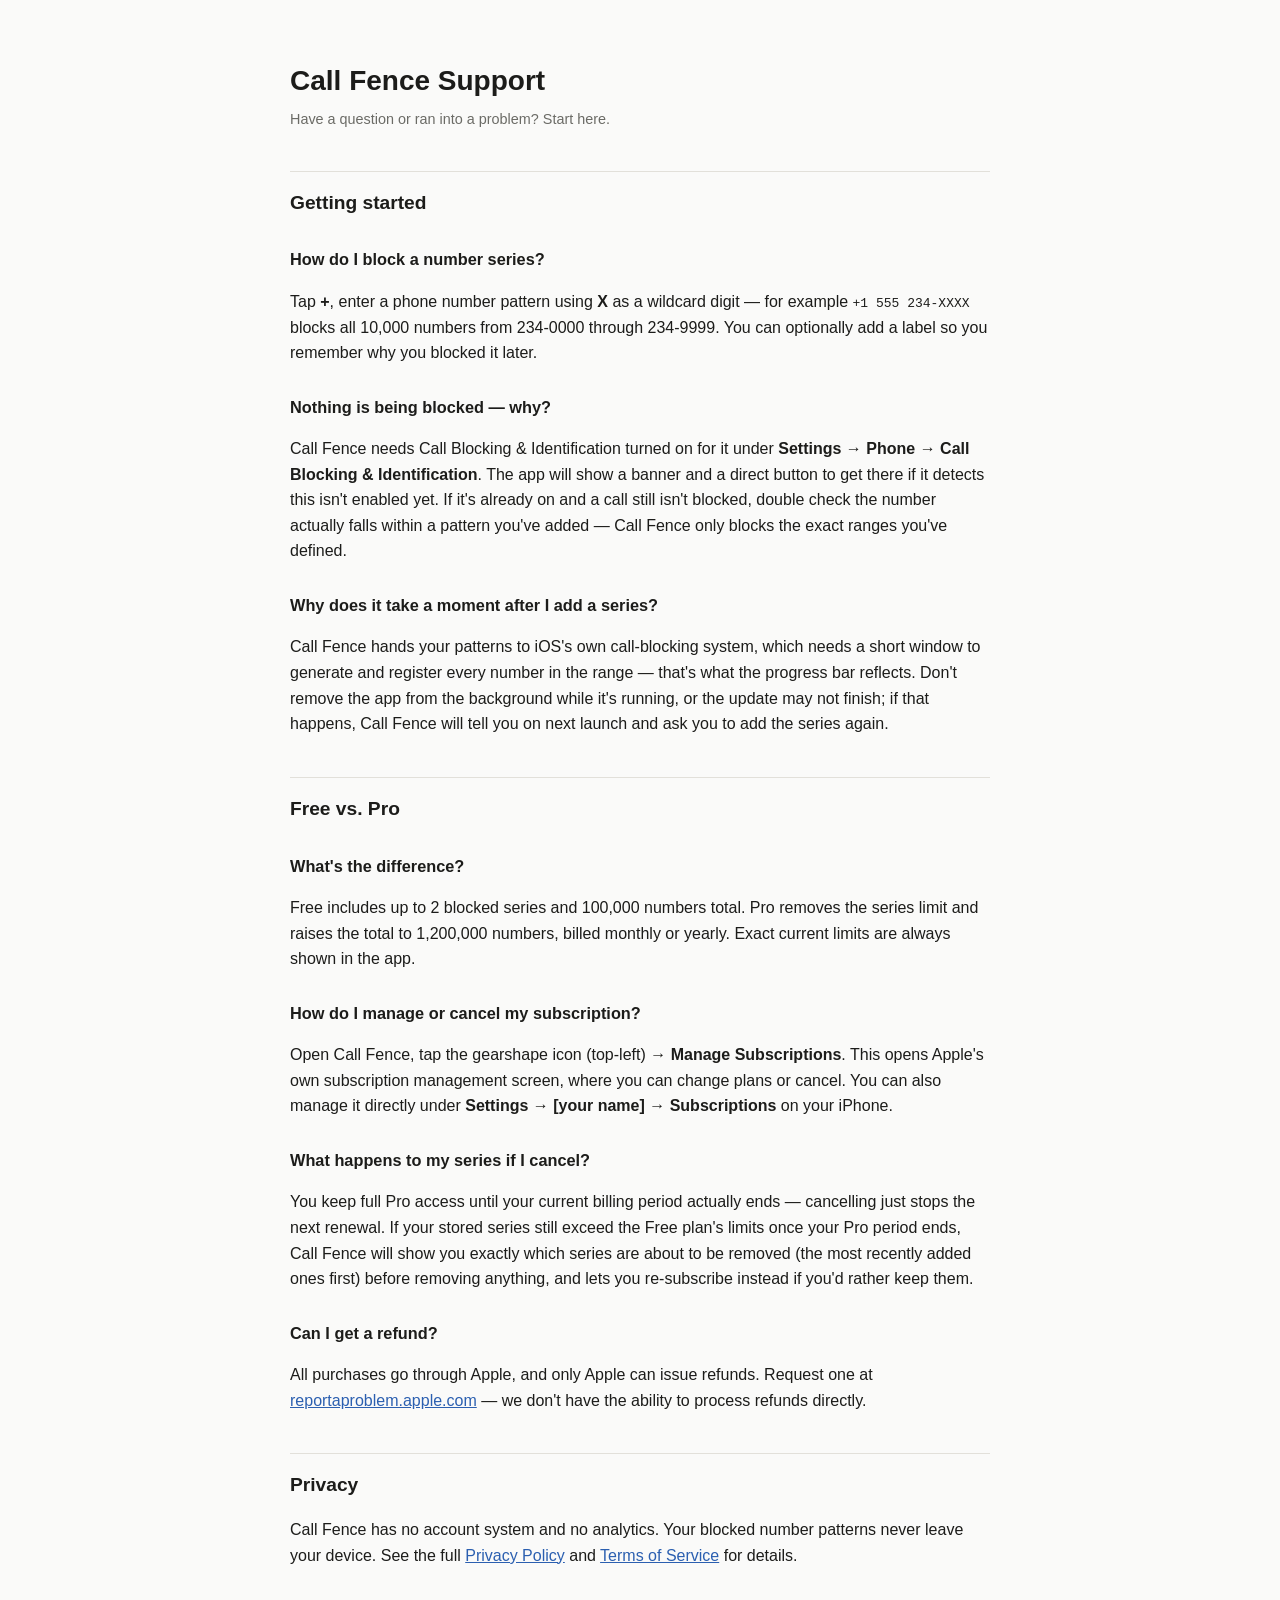
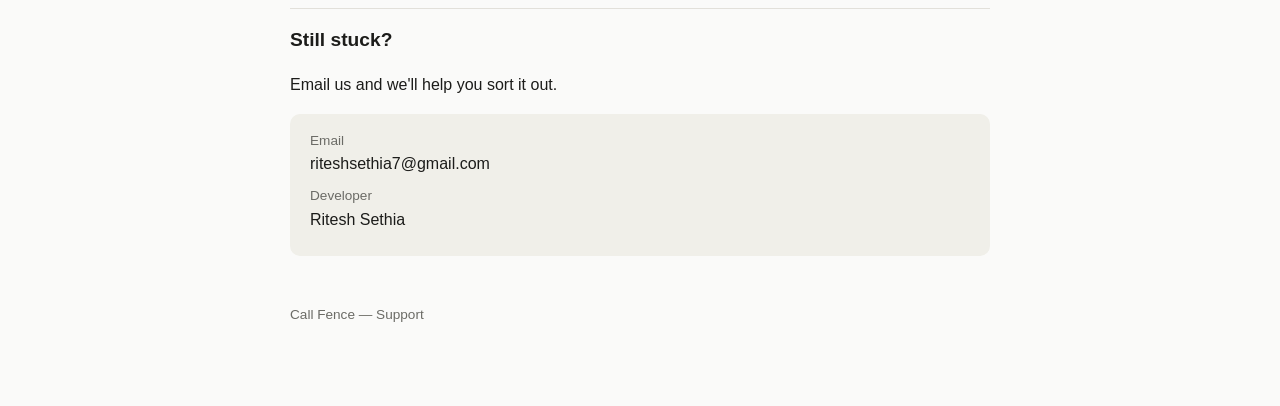
<file: apple/support.html>
<!DOCTYPE html>
<html lang="en">
<head>
<meta charset="UTF-8">
<meta name="viewport" content="width=device-width, initial-scale=1">
<title>Support — Call Fence</title>
<link rel="stylesheet" href="style.css">
</head>
<body>
<main>
<h1>Call Fence Support</h1>
<p class="meta">Have a question or ran into a problem? Start here.</p>

<h2>Getting started</h2>

<h3>How do I block a number series?</h3>
<p>Tap <strong>+</strong>, enter a phone number pattern using <strong>X</strong> as a wildcard digit — for example <code>+1 555 234-XXXX</code> blocks all 10,000 numbers from 234-0000 through 234-9999. You can optionally add a label so you remember why you blocked it later.</p>

<h3>Nothing is being blocked — why?</h3>
<p>Call Fence needs Call Blocking &amp; Identification turned on for it under <strong>Settings → Phone → Call Blocking &amp; Identification</strong>. The app will show a banner and a direct button to get there if it detects this isn't enabled yet. If it's already on and a call still isn't blocked, double check the number actually falls within a pattern you've added — Call Fence only blocks the exact ranges you've defined.</p>

<h3>Why does it take a moment after I add a series?</h3>
<p>Call Fence hands your patterns to iOS's own call-blocking system, which needs a short window to generate and register every number in the range — that's what the progress bar reflects. Don't remove the app from the background while it's running, or the update may not finish; if that happens, Call Fence will tell you on next launch and ask you to add the series again.</p>

<h2>Free vs. Pro</h2>

<h3>What's the difference?</h3>
<p>Free includes up to 2 blocked series and 100,000 numbers total. Pro removes the series limit and raises the total to 1,200,000 numbers, billed monthly or yearly. Exact current limits are always shown in the app.</p>

<h3>How do I manage or cancel my subscription?</h3>
<p>Open Call Fence, tap the gearshape icon (top-left) → <strong>Manage Subscriptions</strong>. This opens Apple's own subscription management screen, where you can change plans or cancel. You can also manage it directly under <strong>Settings → [your name] → Subscriptions</strong> on your iPhone.</p>

<h3>What happens to my series if I cancel?</h3>
<p>You keep full Pro access until your current billing period actually ends — cancelling just stops the next renewal. If your stored series still exceed the Free plan's limits once your Pro period ends, Call Fence will show you exactly which series are about to be removed (the most recently added ones first) before removing anything, and lets you re-subscribe instead if you'd rather keep them.</p>

<h3>Can I get a refund?</h3>
<p>All purchases go through Apple, and only Apple can issue refunds. Request one at <a href="https://reportaproblem.apple.com">reportaproblem.apple.com</a> — we don't have the ability to process refunds directly.</p>

<h2>Privacy</h2>
<p>Call Fence has no account system and no analytics. Your blocked number patterns never leave your device. See the full <a href="privacy-policy.html">Privacy Policy</a> and <a href="terms-of-service.html">Terms of Service</a> for details.</p>

<h2>Still stuck?</h2>
<p>Email us and we'll help you sort it out.</p>
<dl class="contact">
<dt>Email</dt><dd>riteshsethia7@gmail.com</dd>
<dt>Developer</dt><dd>Ritesh Sethia</dd>
</dl>
</main>
<footer>Call Fence — Support</footer>
</body>
</html>
</file>
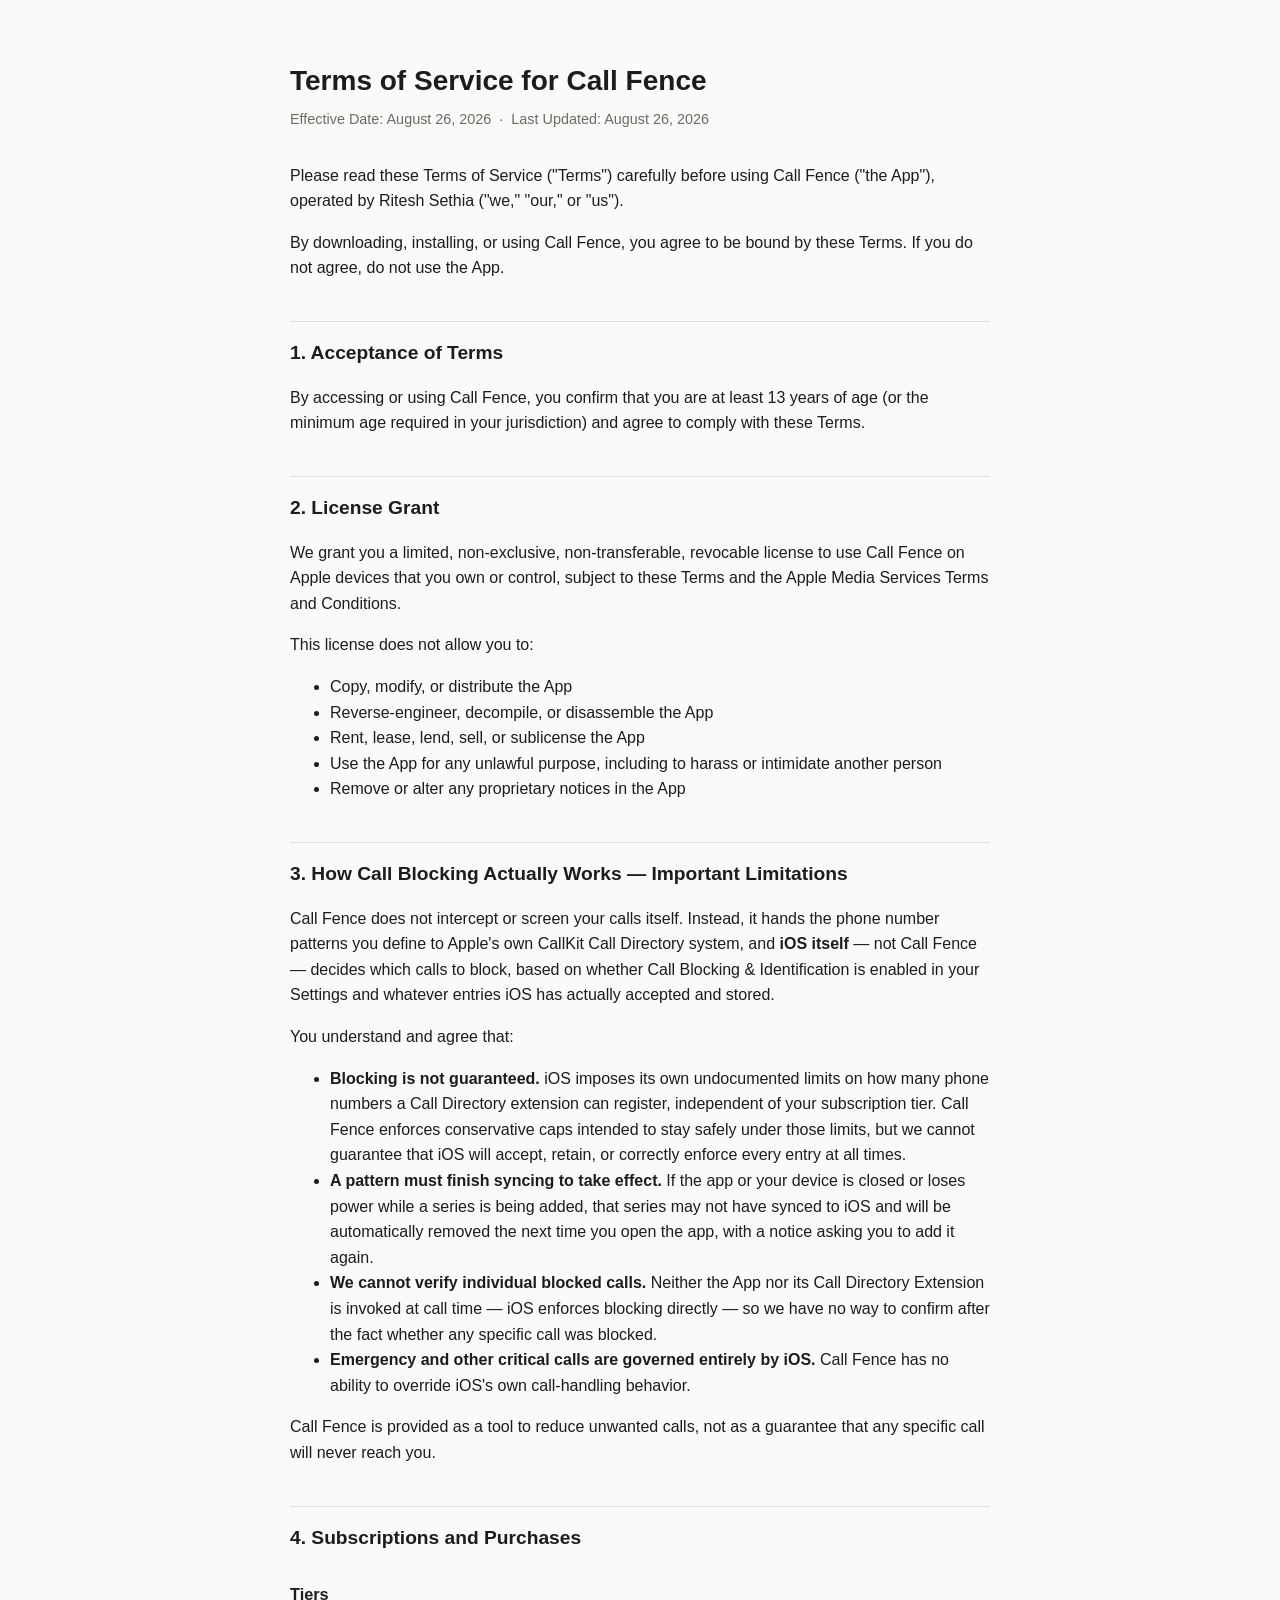
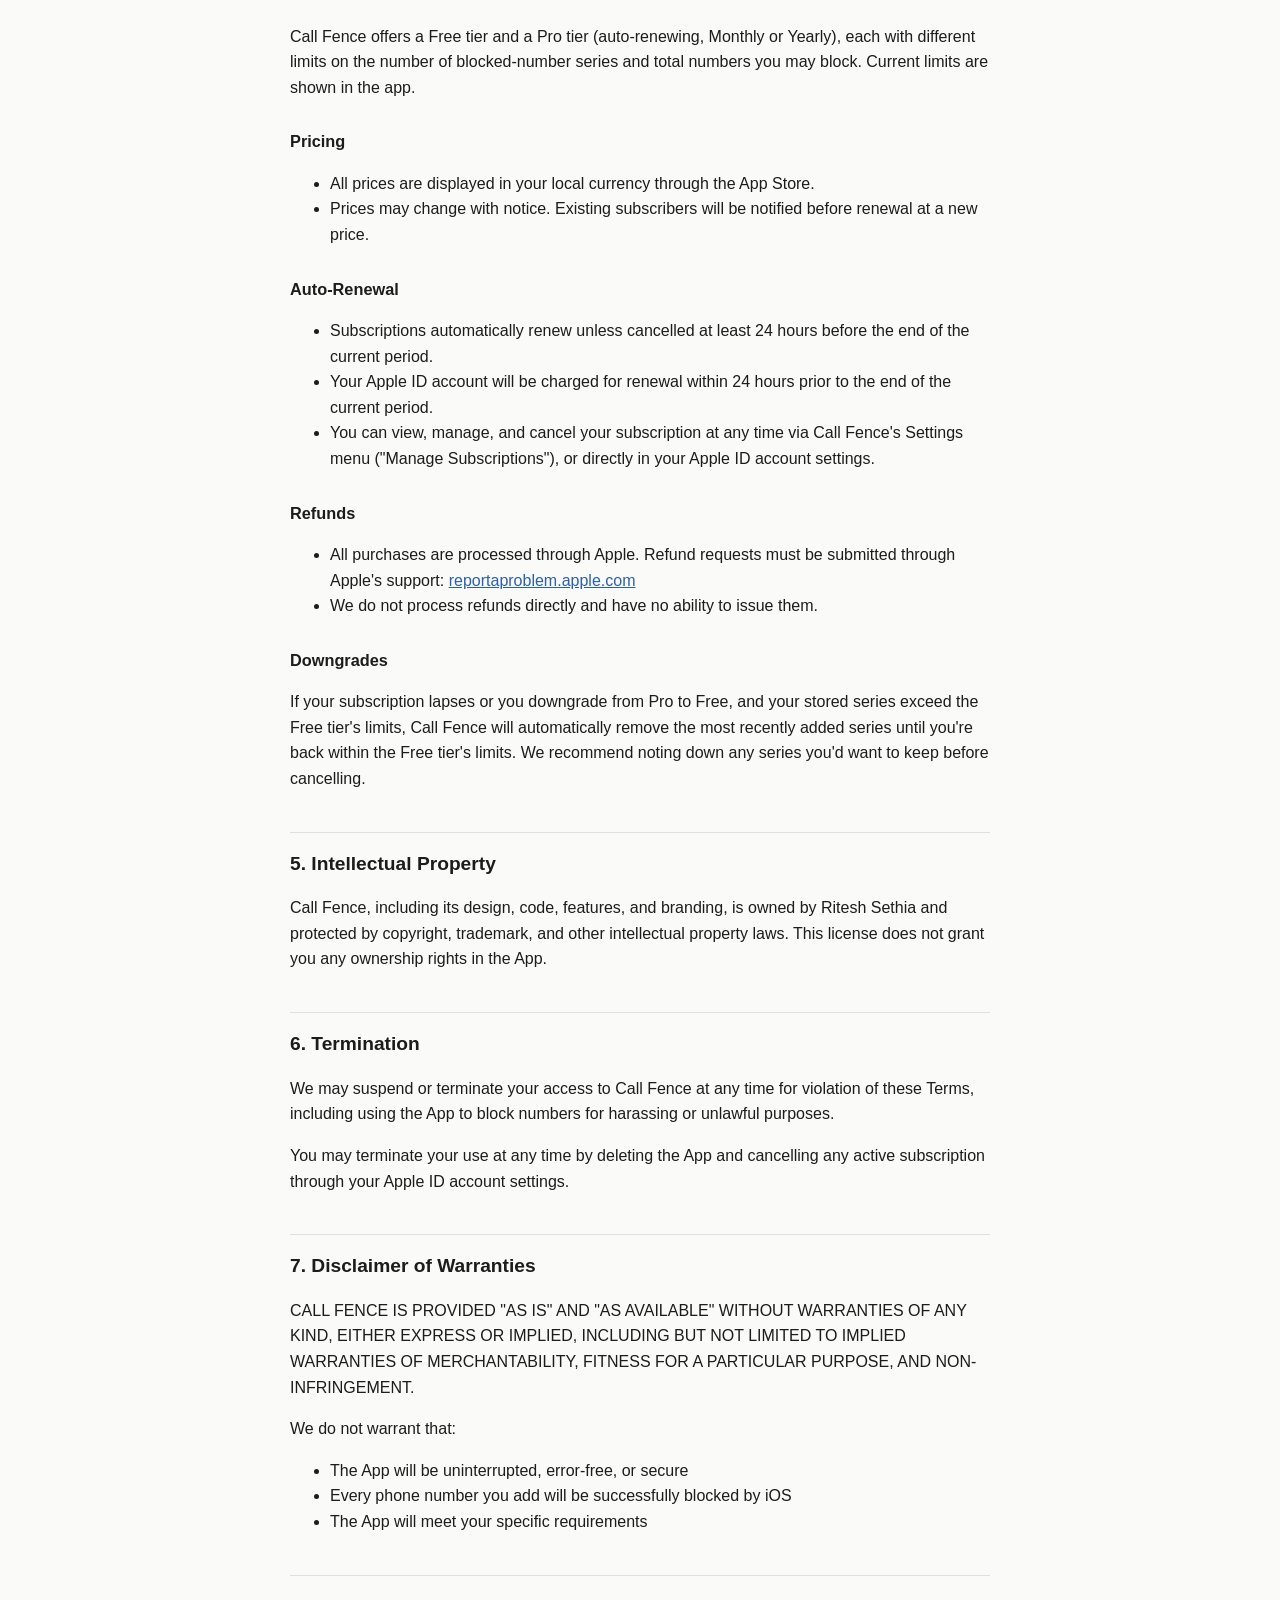
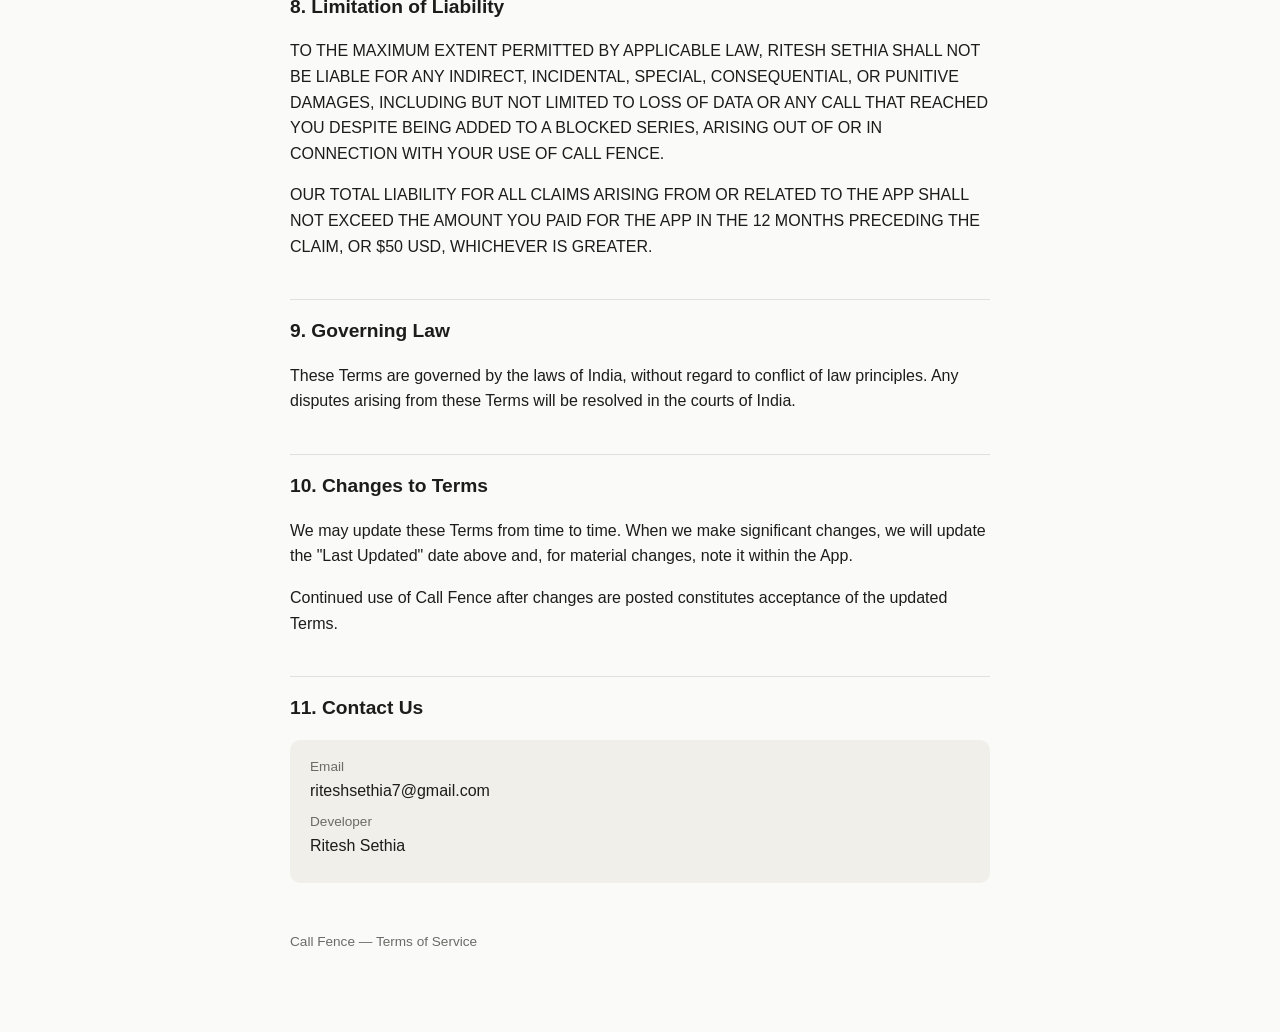
<file: apple/terms-of-service.html>
<!DOCTYPE html>
<html lang="en">
<head>
<meta charset="UTF-8">
<meta name="viewport" content="width=device-width, initial-scale=1">
<title>Terms of Service — Call Fence</title>
<link rel="stylesheet" href="style.css">
</head>
<body>
<main>
<h1>Terms of Service for Call Fence</h1>
<p class="meta">Effective Date: August 26, 2026 &nbsp;·&nbsp; Last Updated: August 26, 2026</p>

<p>Please read these Terms of Service ("Terms") carefully before using Call Fence ("the App"), operated by Ritesh Sethia ("we," "our," or "us").</p>
<p>By downloading, installing, or using Call Fence, you agree to be bound by these Terms. If you do not agree, do not use the App.</p>

<h2>1. Acceptance of Terms</h2>
<p>By accessing or using Call Fence, you confirm that you are at least 13 years of age (or the minimum age required in your jurisdiction) and agree to comply with these Terms.</p>

<h2>2. License Grant</h2>
<p>We grant you a limited, non-exclusive, non-transferable, revocable license to use Call Fence on Apple devices that you own or control, subject to these Terms and the Apple Media Services Terms and Conditions.</p>
<p>This license does not allow you to:</p>
<ul>
<li>Copy, modify, or distribute the App</li>
<li>Reverse-engineer, decompile, or disassemble the App</li>
<li>Rent, lease, lend, sell, or sublicense the App</li>
<li>Use the App for any unlawful purpose, including to harass or intimidate another person</li>
<li>Remove or alter any proprietary notices in the App</li>
</ul>

<h2>3. How Call Blocking Actually Works — Important Limitations</h2>
<p>Call Fence does not intercept or screen your calls itself. Instead, it hands the phone number patterns you define to Apple's own CallKit Call Directory system, and <strong>iOS itself</strong> — not Call Fence — decides which calls to block, based on whether Call Blocking &amp; Identification is enabled in your Settings and whatever entries iOS has actually accepted and stored.</p>
<p>You understand and agree that:</p>
<ul>
<li><strong>Blocking is not guaranteed.</strong> iOS imposes its own undocumented limits on how many phone numbers a Call Directory extension can register, independent of your subscription tier. Call Fence enforces conservative caps intended to stay safely under those limits, but we cannot guarantee that iOS will accept, retain, or correctly enforce every entry at all times.</li>
<li><strong>A pattern must finish syncing to take effect.</strong> If the app or your device is closed or loses power while a series is being added, that series may not have synced to iOS and will be automatically removed the next time you open the app, with a notice asking you to add it again.</li>
<li><strong>We cannot verify individual blocked calls.</strong> Neither the App nor its Call Directory Extension is invoked at call time — iOS enforces blocking directly — so we have no way to confirm after the fact whether any specific call was blocked.</li>
<li><strong>Emergency and other critical calls are governed entirely by iOS.</strong> Call Fence has no ability to override iOS's own call-handling behavior.</li>
</ul>
<p>Call Fence is provided as a tool to reduce unwanted calls, not as a guarantee that any specific call will never reach you.</p>

<h2>4. Subscriptions and Purchases</h2>

<h3>Tiers</h3>
<p>Call Fence offers a Free tier and a Pro tier (auto-renewing, Monthly or Yearly), each with different limits on the number of blocked-number series and total numbers you may block. Current limits are shown in the app.</p>

<h3>Pricing</h3>
<ul>
<li>All prices are displayed in your local currency through the App Store.</li>
<li>Prices may change with notice. Existing subscribers will be notified before renewal at a new price.</li>
</ul>

<h3>Auto-Renewal</h3>
<ul>
<li>Subscriptions automatically renew unless cancelled at least 24 hours before the end of the current period.</li>
<li>Your Apple ID account will be charged for renewal within 24 hours prior to the end of the current period.</li>
<li>You can view, manage, and cancel your subscription at any time via Call Fence's Settings menu ("Manage Subscriptions"), or directly in your Apple ID account settings.</li>
</ul>

<h3>Refunds</h3>
<ul>
<li>All purchases are processed through Apple. Refund requests must be submitted through Apple's support: <a href="https://reportaproblem.apple.com">reportaproblem.apple.com</a></li>
<li>We do not process refunds directly and have no ability to issue them.</li>
</ul>

<h3>Downgrades</h3>
<p>If your subscription lapses or you downgrade from Pro to Free, and your stored series exceed the Free tier's limits, Call Fence will automatically remove the most recently added series until you're back within the Free tier's limits. We recommend noting down any series you'd want to keep before cancelling.</p>

<h2>5. Intellectual Property</h2>
<p>Call Fence, including its design, code, features, and branding, is owned by Ritesh Sethia and protected by copyright, trademark, and other intellectual property laws. This license does not grant you any ownership rights in the App.</p>

<h2>6. Termination</h2>
<p>We may suspend or terminate your access to Call Fence at any time for violation of these Terms, including using the App to block numbers for harassing or unlawful purposes.</p>
<p>You may terminate your use at any time by deleting the App and cancelling any active subscription through your Apple ID account settings.</p>

<h2>7. Disclaimer of Warranties</h2>
<p>CALL FENCE IS PROVIDED "AS IS" AND "AS AVAILABLE" WITHOUT WARRANTIES OF ANY KIND, EITHER EXPRESS OR IMPLIED, INCLUDING BUT NOT LIMITED TO IMPLIED WARRANTIES OF MERCHANTABILITY, FITNESS FOR A PARTICULAR PURPOSE, AND NON-INFRINGEMENT.</p>
<p>We do not warrant that:</p>
<ul>
<li>The App will be uninterrupted, error-free, or secure</li>
<li>Every phone number you add will be successfully blocked by iOS</li>
<li>The App will meet your specific requirements</li>
</ul>

<h2>8. Limitation of Liability</h2>
<p>TO THE MAXIMUM EXTENT PERMITTED BY APPLICABLE LAW, RITESH SETHIA SHALL NOT BE LIABLE FOR ANY INDIRECT, INCIDENTAL, SPECIAL, CONSEQUENTIAL, OR PUNITIVE DAMAGES, INCLUDING BUT NOT LIMITED TO LOSS OF DATA OR ANY CALL THAT REACHED YOU DESPITE BEING ADDED TO A BLOCKED SERIES, ARISING OUT OF OR IN CONNECTION WITH YOUR USE OF CALL FENCE.</p>
<p>OUR TOTAL LIABILITY FOR ALL CLAIMS ARISING FROM OR RELATED TO THE APP SHALL NOT EXCEED THE AMOUNT YOU PAID FOR THE APP IN THE 12 MONTHS PRECEDING THE CLAIM, OR $50 USD, WHICHEVER IS GREATER.</p>

<h2>9. Governing Law</h2>
<p>These Terms are governed by the laws of India, without regard to conflict of law principles. Any disputes arising from these Terms will be resolved in the courts of India.</p>

<h2>10. Changes to Terms</h2>
<p>We may update these Terms from time to time. When we make significant changes, we will update the "Last Updated" date above and, for material changes, note it within the App.</p>
<p>Continued use of Call Fence after changes are posted constitutes acceptance of the updated Terms.</p>

<h2>11. Contact Us</h2>
<dl class="contact">
<dt>Email</dt><dd>riteshsethia7@gmail.com</dd>
<dt>Developer</dt><dd>Ritesh Sethia</dd>
</dl>
</main>
<footer>Call Fence — Terms of Service</footer>
</body>
</html>
</file>
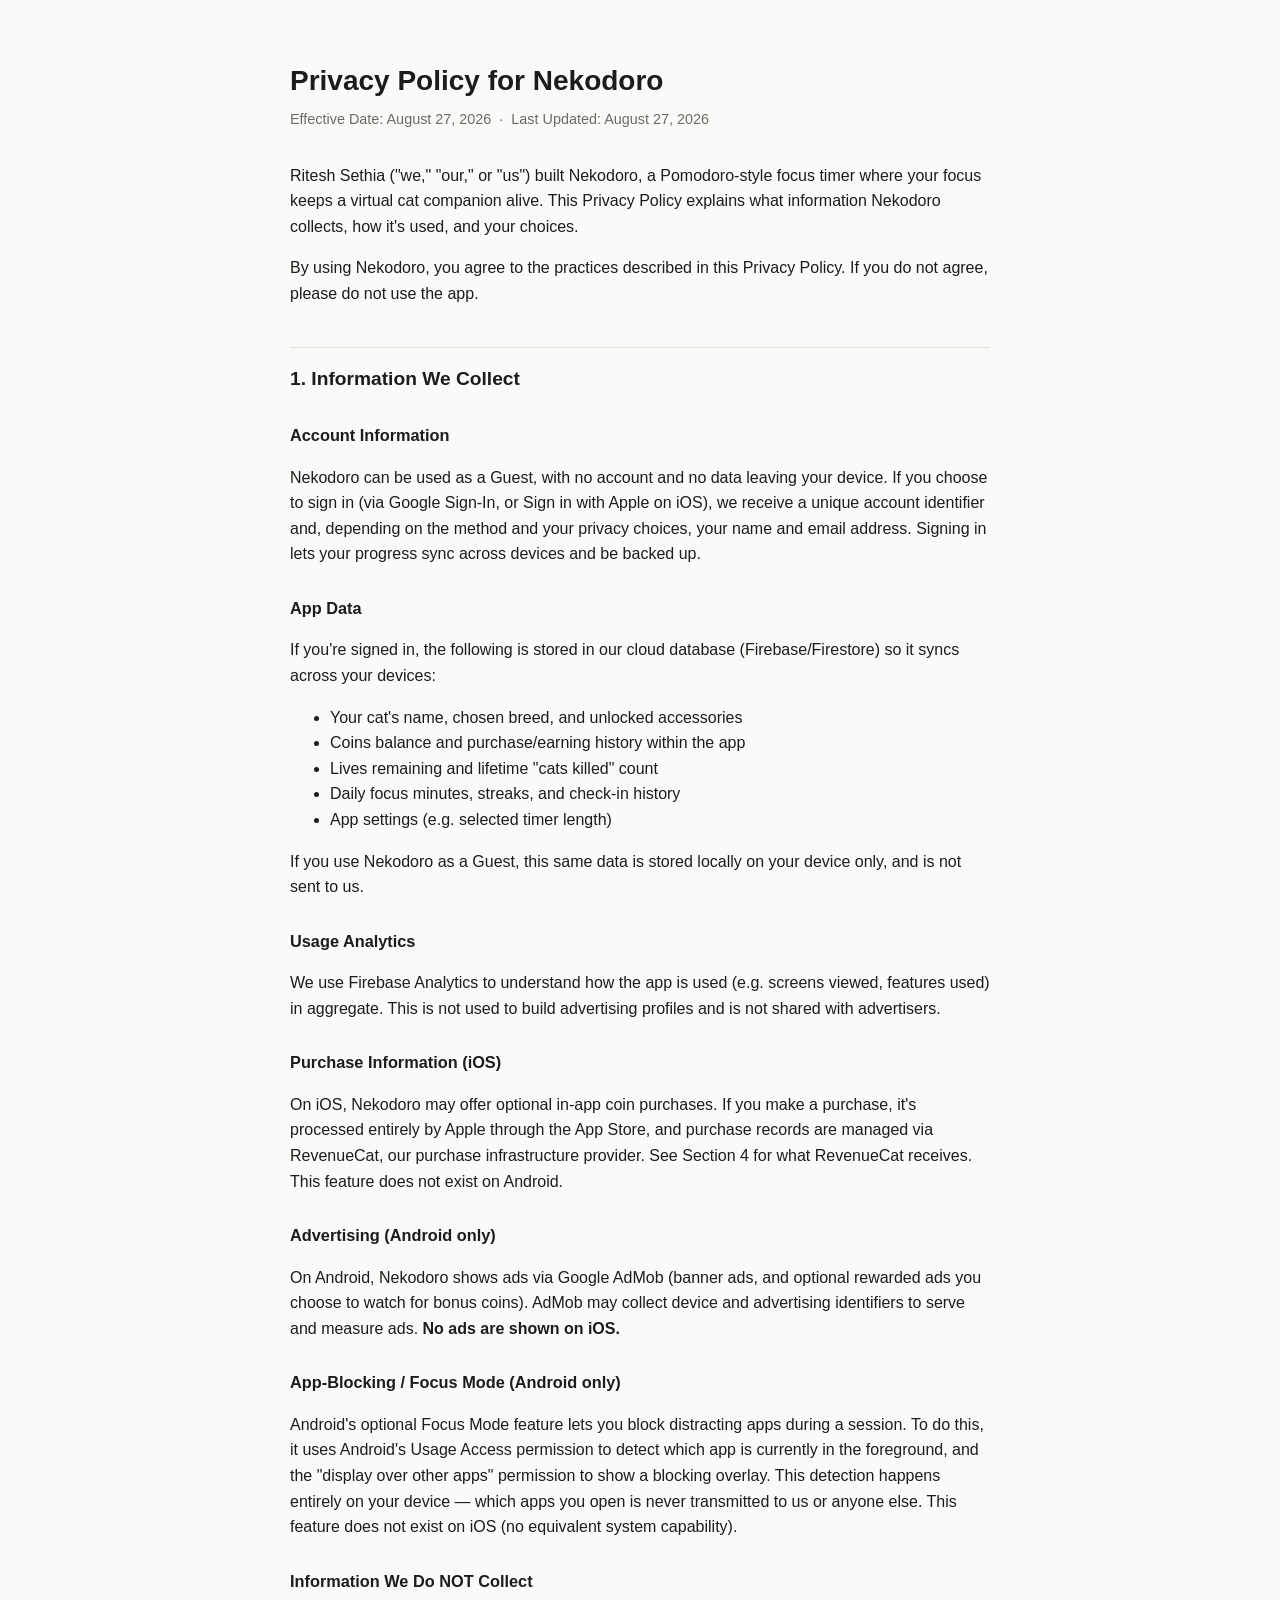
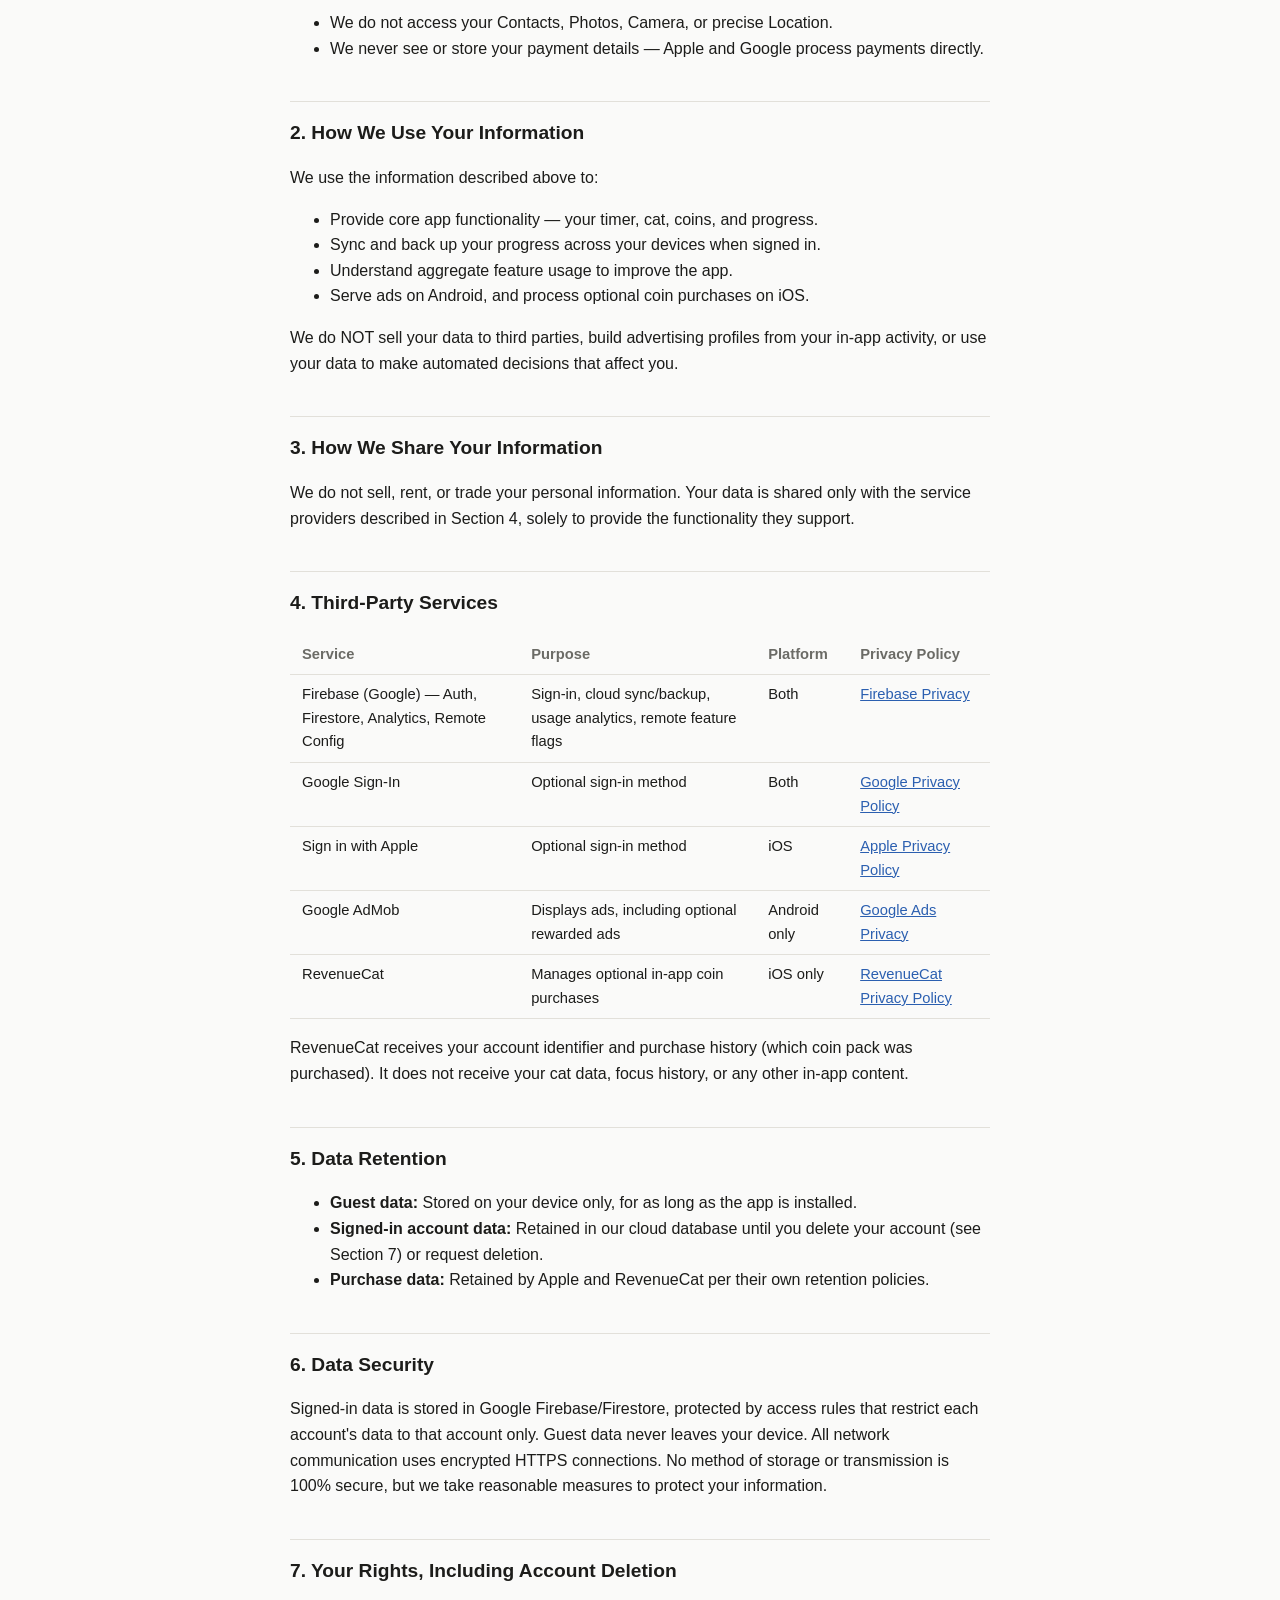
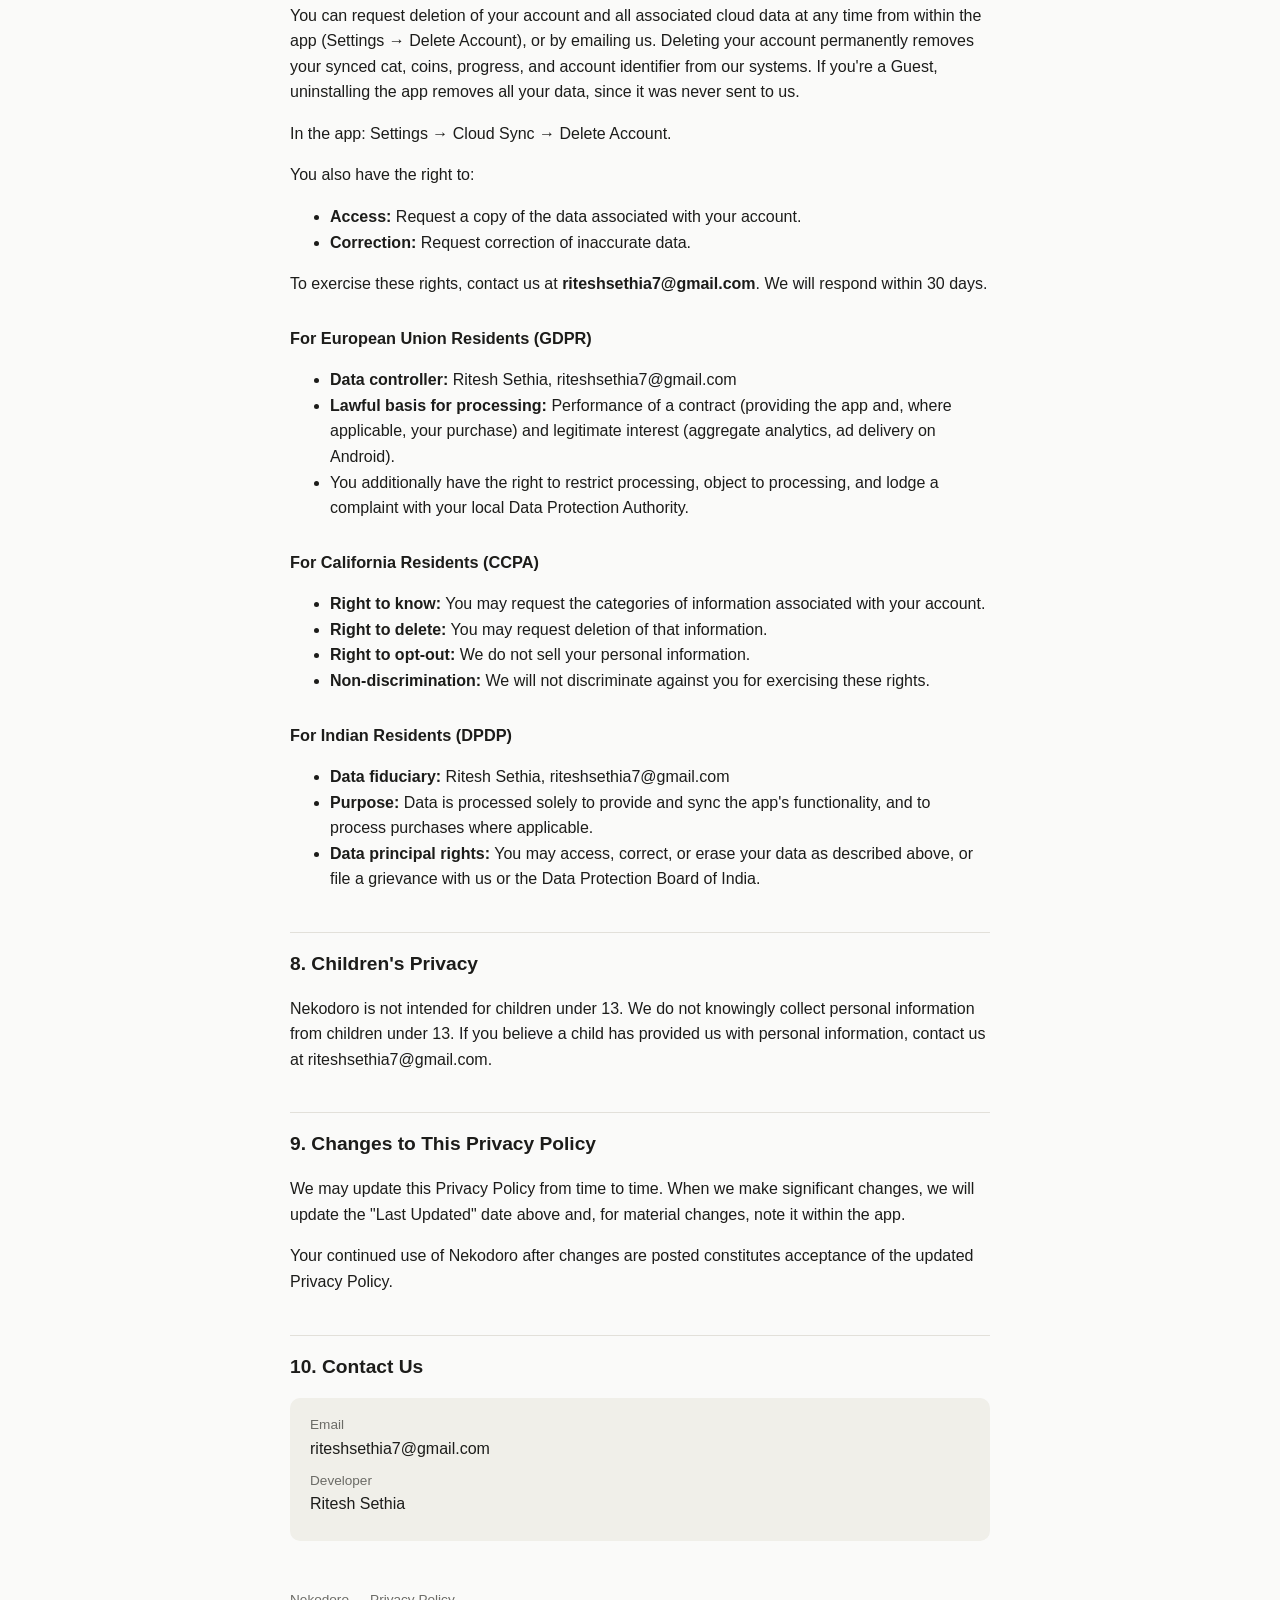
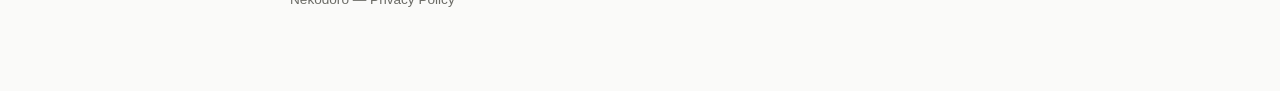
<file: apple/nekodoro/privacy-policy.html>
<!DOCTYPE html>
<html lang="en">
<head>
<meta charset="UTF-8">
<meta name="viewport" content="width=device-width, initial-scale=1">
<title>Privacy Policy — Nekodoro</title>
<link rel="stylesheet" href="../style.css">
</head>
<body>
<main>
<h1>Privacy Policy for Nekodoro</h1>
<p class="meta">Effective Date: August 27, 2026 &nbsp;·&nbsp; Last Updated: August 27, 2026</p>

<p>Ritesh Sethia ("we," "our," or "us") built Nekodoro, a Pomodoro-style focus timer where your focus keeps a virtual cat companion alive. This Privacy Policy explains what information Nekodoro collects, how it's used, and your choices.</p>
<p>By using Nekodoro, you agree to the practices described in this Privacy Policy. If you do not agree, please do not use the app.</p>

<h2>1. Information We Collect</h2>

<h3>Account Information</h3>
<p>Nekodoro can be used as a Guest, with no account and no data leaving your device. If you choose to sign in (via Google Sign-In, or Sign in with Apple on iOS), we receive a unique account identifier and, depending on the method and your privacy choices, your name and email address. Signing in lets your progress sync across devices and be backed up.</p>

<h3>App Data</h3>
<p>If you're signed in, the following is stored in our cloud database (Firebase/Firestore) so it syncs across your devices:</p>
<ul>
<li>Your cat's name, chosen breed, and unlocked accessories</li>
<li>Coins balance and purchase/earning history within the app</li>
<li>Lives remaining and lifetime "cats killed" count</li>
<li>Daily focus minutes, streaks, and check-in history</li>
<li>App settings (e.g. selected timer length)</li>
</ul>
<p>If you use Nekodoro as a Guest, this same data is stored locally on your device only, and is not sent to us.</p>

<h3>Usage Analytics</h3>
<p>We use Firebase Analytics to understand how the app is used (e.g. screens viewed, features used) in aggregate. This is not used to build advertising profiles and is not shared with advertisers.</p>

<h3>Purchase Information (iOS)</h3>
<p>On iOS, Nekodoro may offer optional in-app coin purchases. If you make a purchase, it's processed entirely by Apple through the App Store, and purchase records are managed via RevenueCat, our purchase infrastructure provider. See Section 4 for what RevenueCat receives. This feature does not exist on Android.</p>

<h3>Advertising (Android only)</h3>
<p>On Android, Nekodoro shows ads via Google AdMob (banner ads, and optional rewarded ads you choose to watch for bonus coins). AdMob may collect device and advertising identifiers to serve and measure ads. <strong>No ads are shown on iOS.</strong></p>

<h3>App-Blocking / Focus Mode (Android only)</h3>
<p>Android's optional Focus Mode feature lets you block distracting apps during a session. To do this, it uses Android's Usage Access permission to detect which app is currently in the foreground, and the "display over other apps" permission to show a blocking overlay. This detection happens entirely on your device — which apps you open is never transmitted to us or anyone else. This feature does not exist on iOS (no equivalent system capability).</p>

<h3>Information We Do NOT Collect</h3>
<ul>
<li>We do not access your Contacts, Photos, Camera, or precise Location.</li>
<li>We never see or store your payment details — Apple and Google process payments directly.</li>
</ul>

<h2>2. How We Use Your Information</h2>
<p>We use the information described above to:</p>
<ul>
<li>Provide core app functionality — your timer, cat, coins, and progress.</li>
<li>Sync and back up your progress across your devices when signed in.</li>
<li>Understand aggregate feature usage to improve the app.</li>
<li>Serve ads on Android, and process optional coin purchases on iOS.</li>
</ul>
<p>We do NOT sell your data to third parties, build advertising profiles from your in-app activity, or use your data to make automated decisions that affect you.</p>

<h2>3. How We Share Your Information</h2>
<p>We do not sell, rent, or trade your personal information. Your data is shared only with the service providers described in Section 4, solely to provide the functionality they support.</p>

<h2>4. Third-Party Services</h2>
<table>
<tr><th>Service</th><th>Purpose</th><th>Platform</th><th>Privacy Policy</th></tr>
<tr><td>Firebase (Google) — Auth, Firestore, Analytics, Remote Config</td><td>Sign-in, cloud sync/backup, usage analytics, remote feature flags</td><td>Both</td><td><a href="https://firebase.google.com/support/privacy">Firebase Privacy</a></td></tr>
<tr><td>Google Sign-In</td><td>Optional sign-in method</td><td>Both</td><td><a href="https://policies.google.com/privacy">Google Privacy Policy</a></td></tr>
<tr><td>Sign in with Apple</td><td>Optional sign-in method</td><td>iOS</td><td><a href="https://www.apple.com/legal/privacy/">Apple Privacy Policy</a></td></tr>
<tr><td>Google AdMob</td><td>Displays ads, including optional rewarded ads</td><td>Android only</td><td><a href="https://policies.google.com/technologies/ads">Google Ads Privacy</a></td></tr>
<tr><td>RevenueCat</td><td>Manages optional in-app coin purchases</td><td>iOS only</td><td><a href="https://www.revenuecat.com/privacy/">RevenueCat Privacy Policy</a></td></tr>
</table>
<p>RevenueCat receives your account identifier and purchase history (which coin pack was purchased). It does not receive your cat data, focus history, or any other in-app content.</p>

<h2>5. Data Retention</h2>
<ul>
<li><strong>Guest data:</strong> Stored on your device only, for as long as the app is installed.</li>
<li><strong>Signed-in account data:</strong> Retained in our cloud database until you delete your account (see Section 7) or request deletion.</li>
<li><strong>Purchase data:</strong> Retained by Apple and RevenueCat per their own retention policies.</li>
</ul>

<h2>6. Data Security</h2>
<p>Signed-in data is stored in Google Firebase/Firestore, protected by access rules that restrict each account's data to that account only. Guest data never leaves your device. All network communication uses encrypted HTTPS connections. No method of storage or transmission is 100% secure, but we take reasonable measures to protect your information.</p>

<h2>7. Your Rights, Including Account Deletion</h2>
<p>You can request deletion of your account and all associated cloud data at any time from within the app (Settings → Delete Account), or by emailing us. Deleting your account permanently removes your synced cat, coins, progress, and account identifier from our systems. If you're a Guest, uninstalling the app removes all your data, since it was never sent to us.</p>
<p>In the app: Settings → Cloud Sync → Delete Account.</p>
<p>You also have the right to:</p>
<ul>
<li><strong>Access:</strong> Request a copy of the data associated with your account.</li>
<li><strong>Correction:</strong> Request correction of inaccurate data.</li>
</ul>
<p>To exercise these rights, contact us at <strong>riteshsethia7@gmail.com</strong>. We will respond within 30 days.</p>

<h3>For European Union Residents (GDPR)</h3>
<ul>
<li><strong>Data controller:</strong> Ritesh Sethia, riteshsethia7@gmail.com</li>
<li><strong>Lawful basis for processing:</strong> Performance of a contract (providing the app and, where applicable, your purchase) and legitimate interest (aggregate analytics, ad delivery on Android).</li>
<li>You additionally have the right to restrict processing, object to processing, and lodge a complaint with your local Data Protection Authority.</li>
</ul>

<h3>For California Residents (CCPA)</h3>
<ul>
<li><strong>Right to know:</strong> You may request the categories of information associated with your account.</li>
<li><strong>Right to delete:</strong> You may request deletion of that information.</li>
<li><strong>Right to opt-out:</strong> We do not sell your personal information.</li>
<li><strong>Non-discrimination:</strong> We will not discriminate against you for exercising these rights.</li>
</ul>

<h3>For Indian Residents (DPDP)</h3>
<ul>
<li><strong>Data fiduciary:</strong> Ritesh Sethia, riteshsethia7@gmail.com</li>
<li><strong>Purpose:</strong> Data is processed solely to provide and sync the app's functionality, and to process purchases where applicable.</li>
<li><strong>Data principal rights:</strong> You may access, correct, or erase your data as described above, or file a grievance with us or the Data Protection Board of India.</li>
</ul>

<h2>8. Children's Privacy</h2>
<p>Nekodoro is not intended for children under 13. We do not knowingly collect personal information from children under 13. If you believe a child has provided us with personal information, contact us at riteshsethia7@gmail.com.</p>

<h2>9. Changes to This Privacy Policy</h2>
<p>We may update this Privacy Policy from time to time. When we make significant changes, we will update the "Last Updated" date above and, for material changes, note it within the app.</p>
<p>Your continued use of Nekodoro after changes are posted constitutes acceptance of the updated Privacy Policy.</p>

<h2>10. Contact Us</h2>
<dl class="contact">
<dt>Email</dt><dd>riteshsethia7@gmail.com</dd>
<dt>Developer</dt><dd>Ritesh Sethia</dd>
</dl>
</main>
<footer>Nekodoro — Privacy Policy</footer>
</body>
</html>
</file>
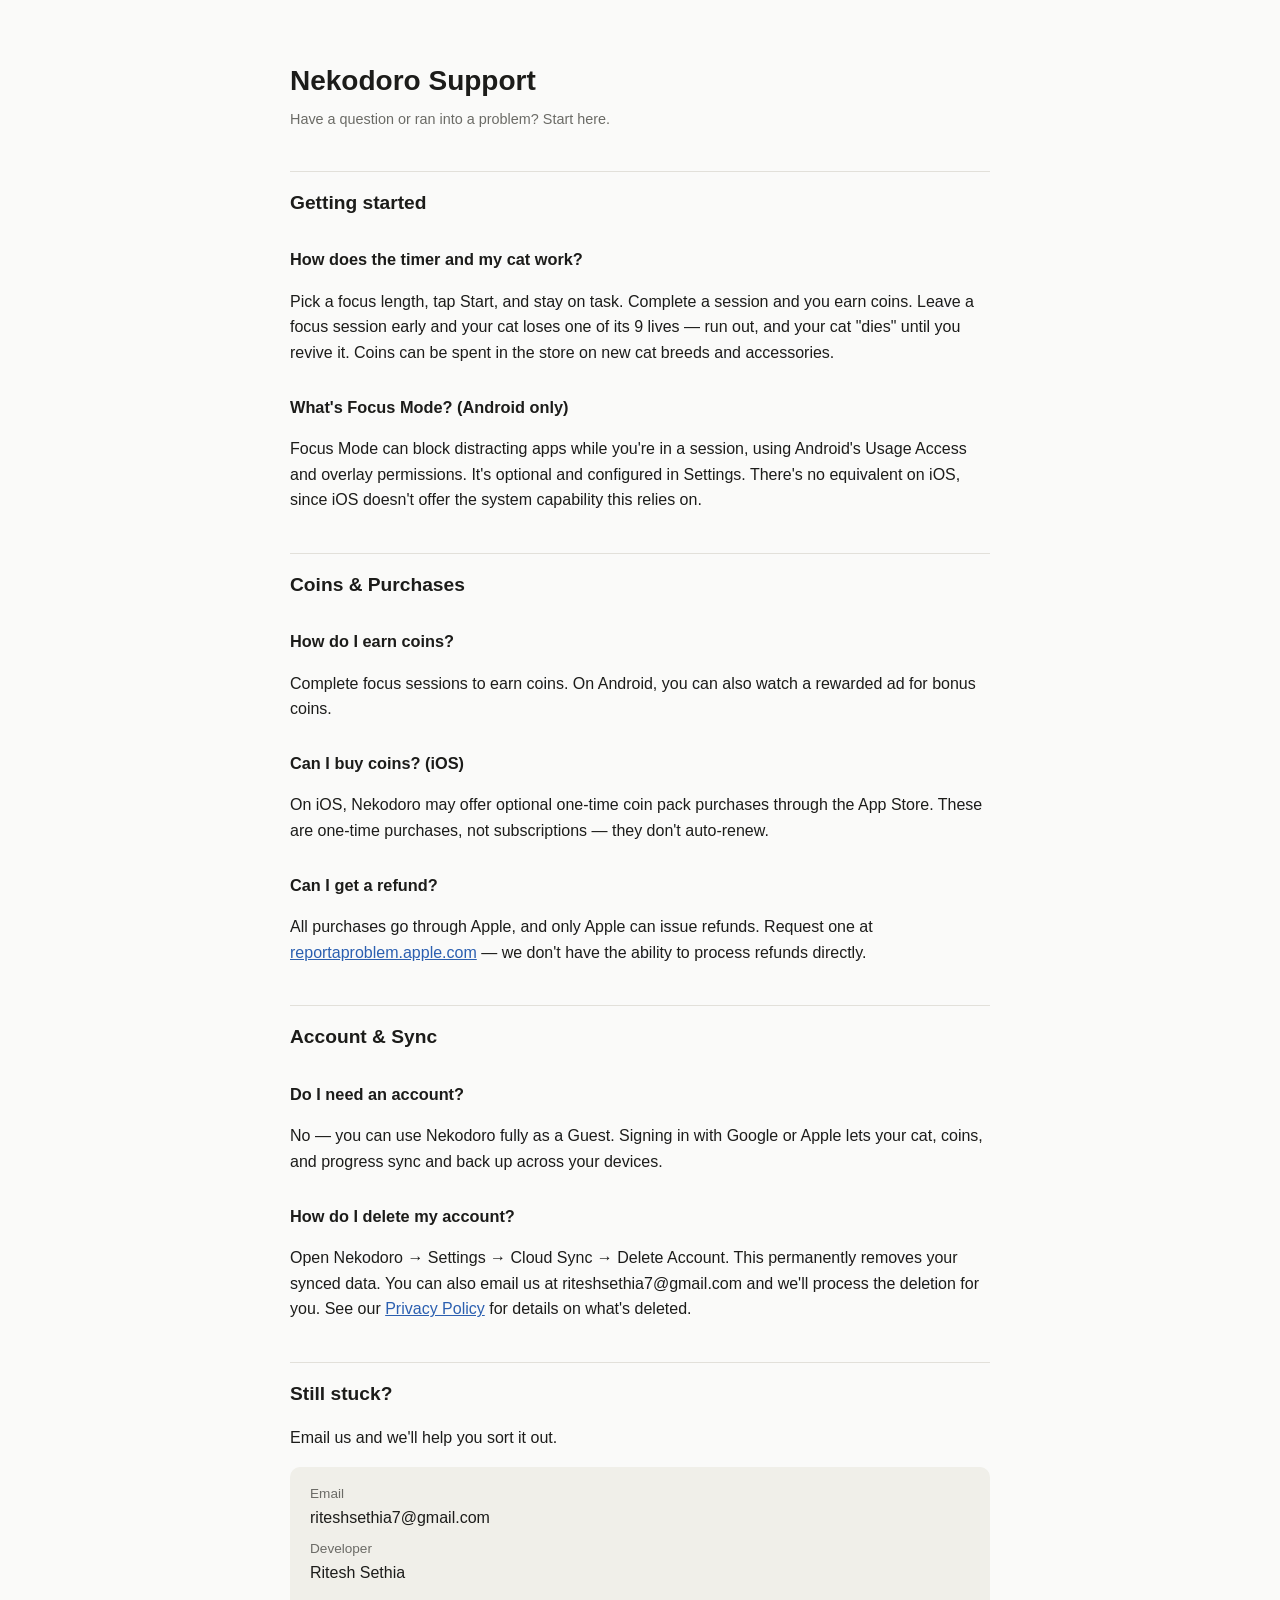
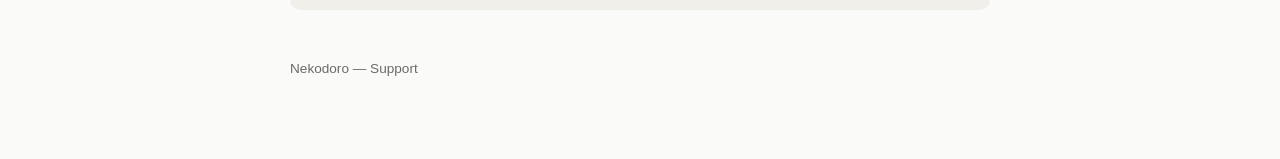
<file: apple/nekodoro/support.html>
<!DOCTYPE html>
<html lang="en">
<head>
<meta charset="UTF-8">
<meta name="viewport" content="width=device-width, initial-scale=1">
<title>Support — Nekodoro</title>
<link rel="stylesheet" href="../style.css">
</head>
<body>
<main>
<h1>Nekodoro Support</h1>
<p class="meta">Have a question or ran into a problem? Start here.</p>

<h2>Getting started</h2>

<h3>How does the timer and my cat work?</h3>
<p>Pick a focus length, tap Start, and stay on task. Complete a session and you earn coins. Leave a focus session early and your cat loses one of its 9 lives — run out, and your cat "dies" until you revive it. Coins can be spent in the store on new cat breeds and accessories.</p>

<h3>What's Focus Mode? (Android only)</h3>
<p>Focus Mode can block distracting apps while you're in a session, using Android's Usage Access and overlay permissions. It's optional and configured in Settings. There's no equivalent on iOS, since iOS doesn't offer the system capability this relies on.</p>

<h2>Coins &amp; Purchases</h2>

<h3>How do I earn coins?</h3>
<p>Complete focus sessions to earn coins. On Android, you can also watch a rewarded ad for bonus coins.</p>

<h3>Can I buy coins? (iOS)</h3>
<p>On iOS, Nekodoro may offer optional one-time coin pack purchases through the App Store. These are one-time purchases, not subscriptions — they don't auto-renew.</p>

<h3>Can I get a refund?</h3>
<p>All purchases go through Apple, and only Apple can issue refunds. Request one at <a href="https://reportaproblem.apple.com">reportaproblem.apple.com</a> — we don't have the ability to process refunds directly.</p>

<h2>Account &amp; Sync</h2>

<h3>Do I need an account?</h3>
<p>No — you can use Nekodoro fully as a Guest. Signing in with Google or Apple lets your cat, coins, and progress sync and back up across your devices.</p>

<h3>How do I delete my account?</h3>
<p>Open Nekodoro → Settings → Cloud Sync → Delete Account. This permanently removes your synced data. You can also email us at riteshsethia7@gmail.com and we'll process the deletion for you. See our <a href="privacy-policy.html">Privacy Policy</a> for details on what's deleted.</p>

<h2>Still stuck?</h2>
<p>Email us and we'll help you sort it out.</p>
<dl class="contact">
<dt>Email</dt><dd>riteshsethia7@gmail.com</dd>
<dt>Developer</dt><dd>Ritesh Sethia</dd>
</dl>
</main>
<footer>Nekodoro — Support</footer>
</body>
</html>
</file>
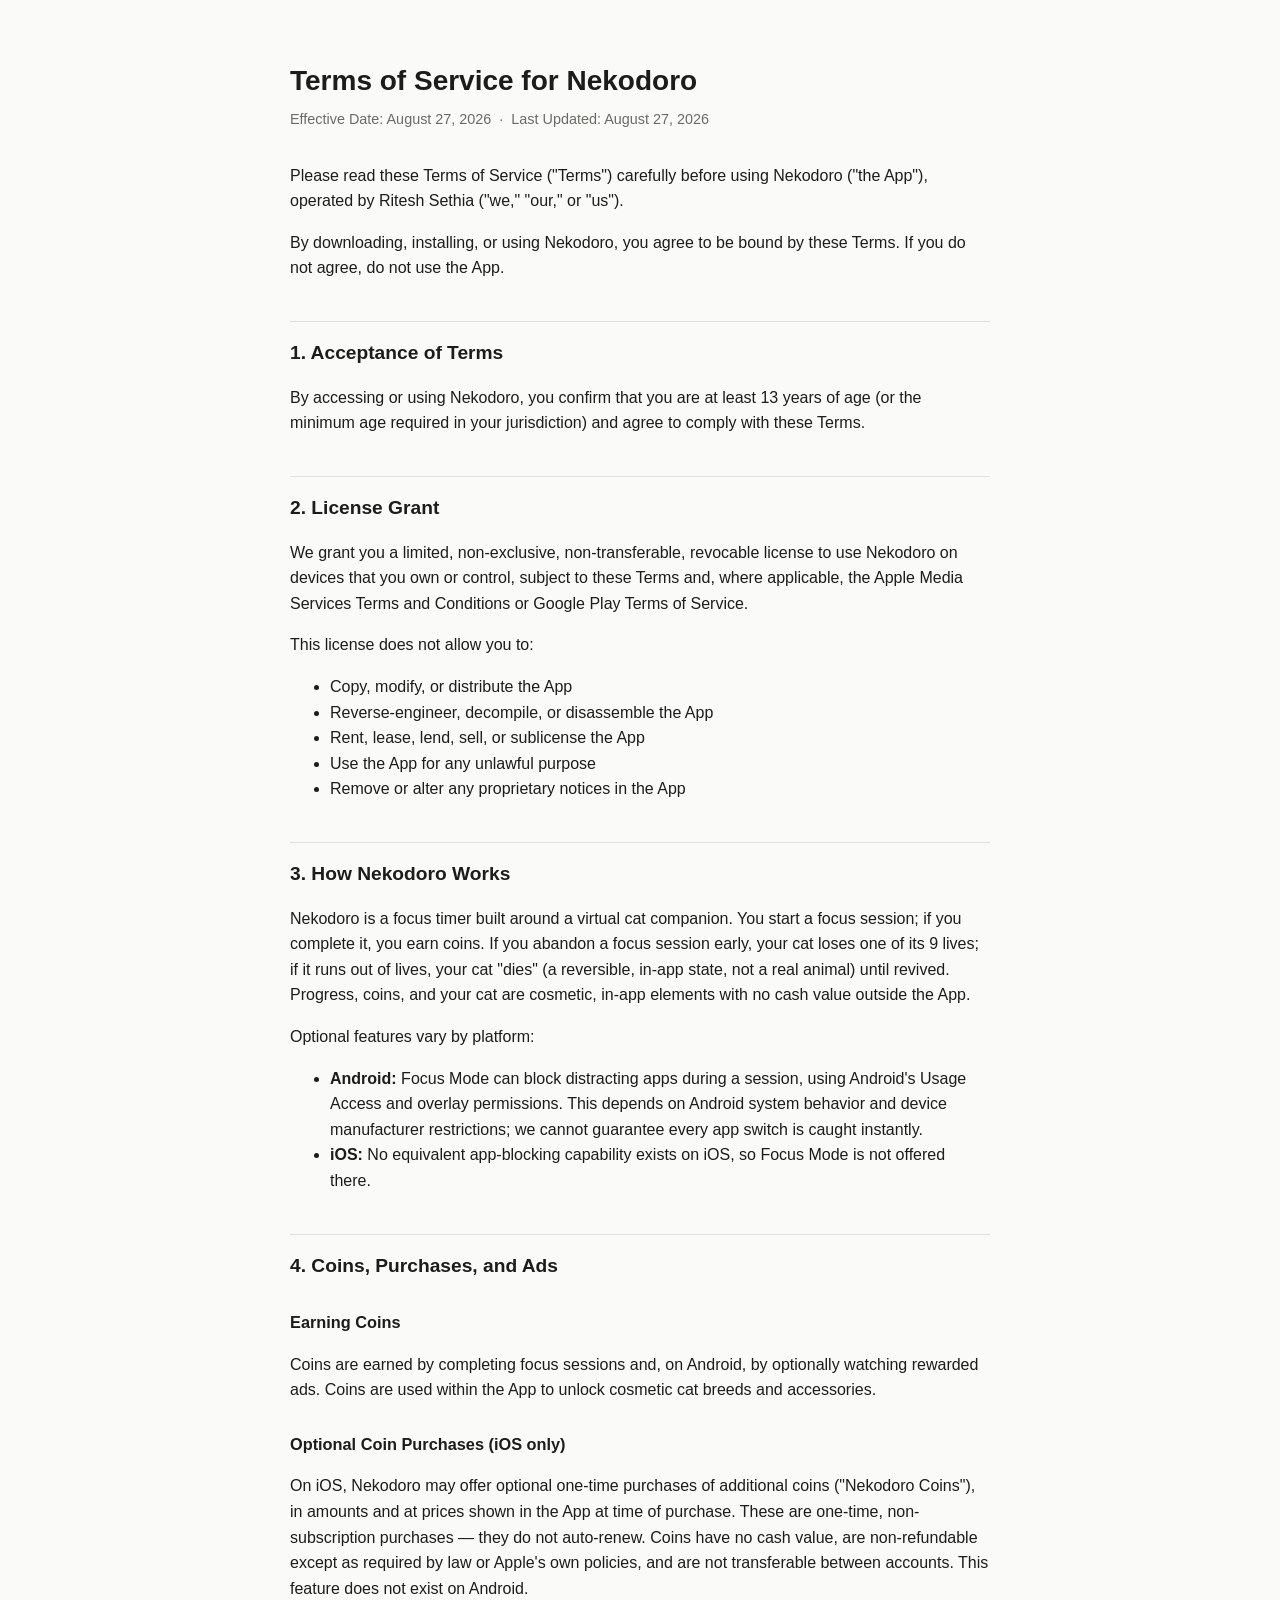
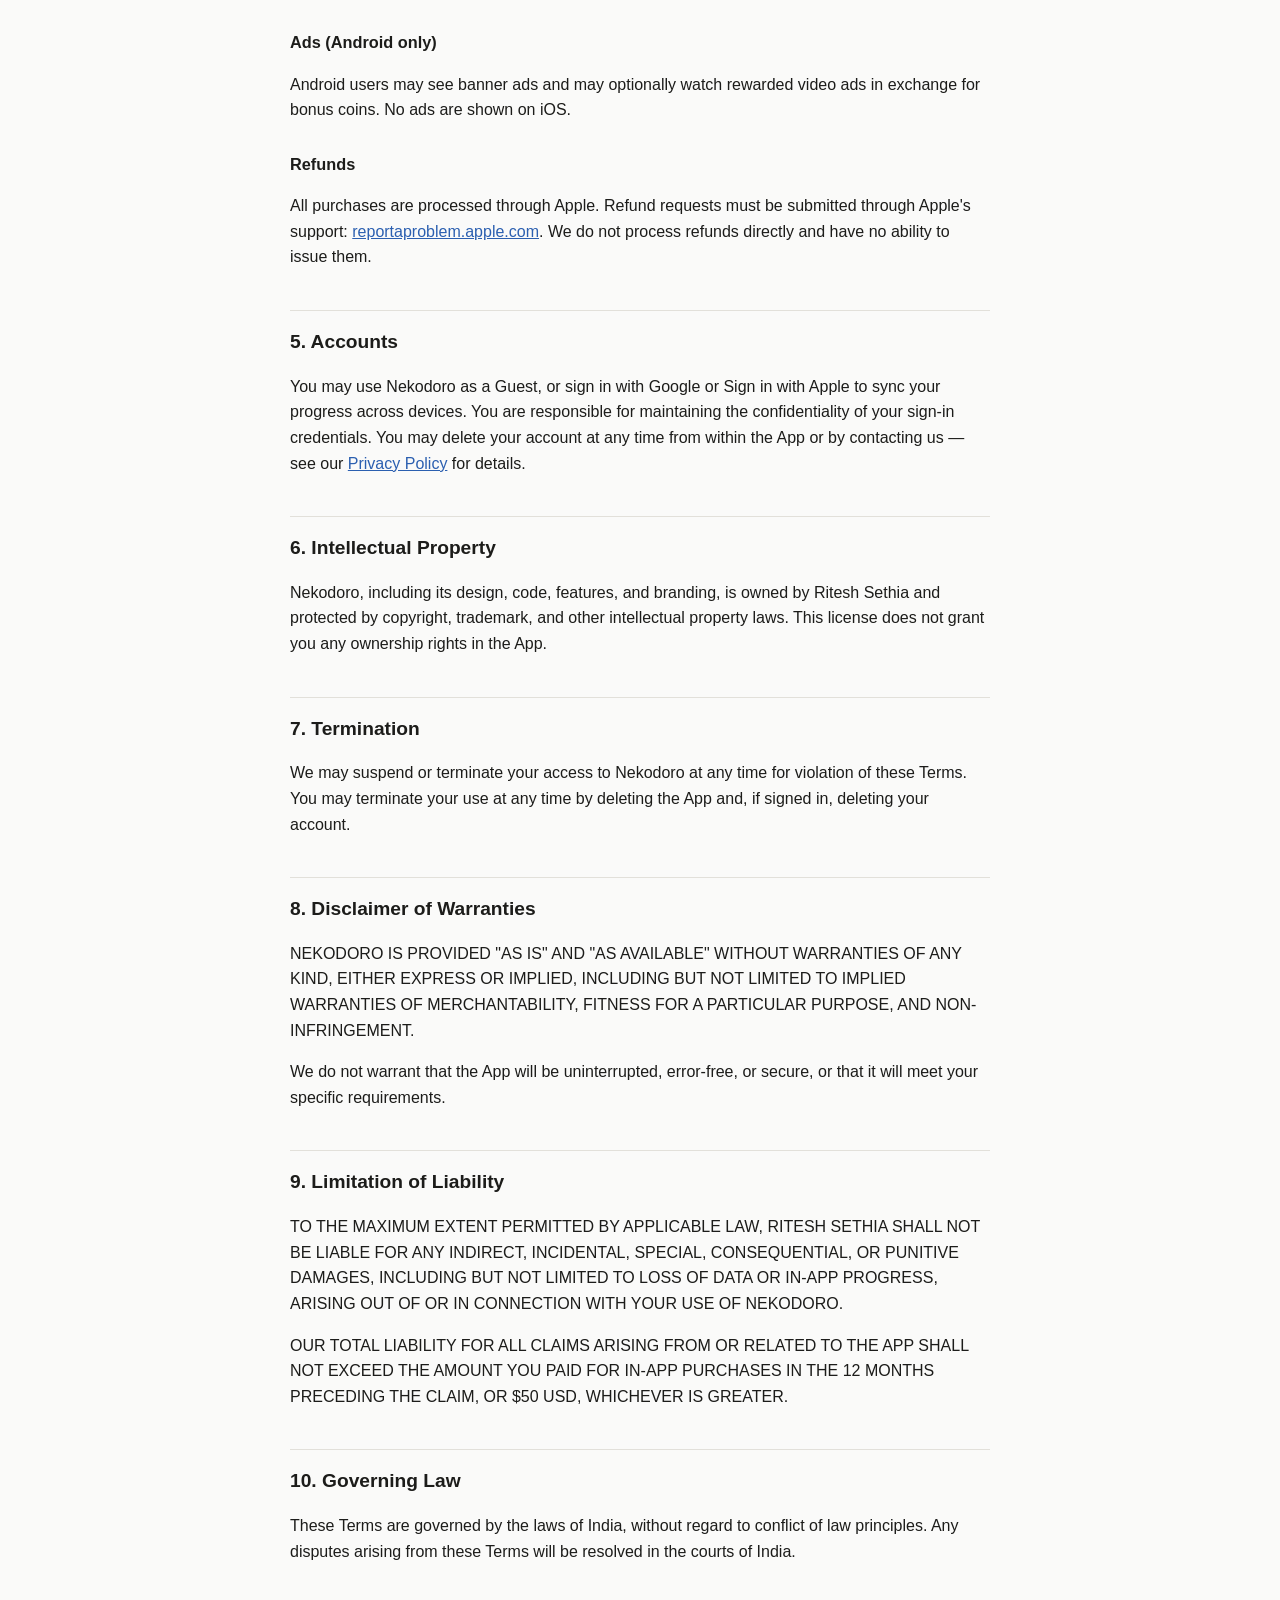
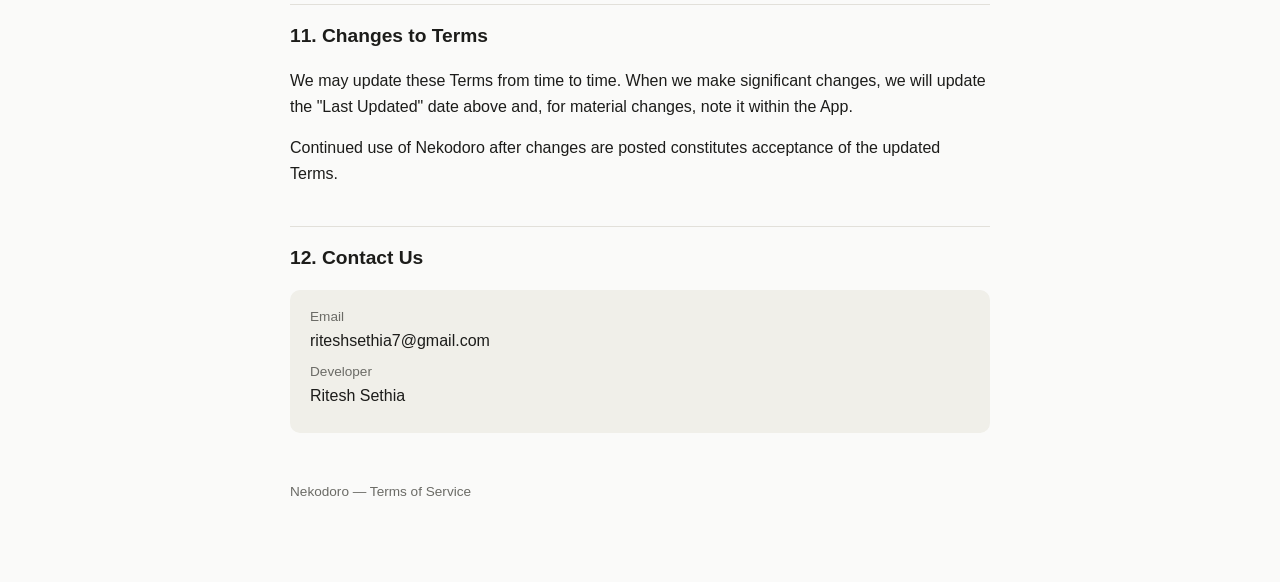
<file: apple/nekodoro/terms-of-service.html>
<!DOCTYPE html>
<html lang="en">
<head>
<meta charset="UTF-8">
<meta name="viewport" content="width=device-width, initial-scale=1">
<title>Terms of Service — Nekodoro</title>
<link rel="stylesheet" href="../style.css">
</head>
<body>
<main>
<h1>Terms of Service for Nekodoro</h1>
<p class="meta">Effective Date: August 27, 2026 &nbsp;·&nbsp; Last Updated: August 27, 2026</p>

<p>Please read these Terms of Service ("Terms") carefully before using Nekodoro ("the App"), operated by Ritesh Sethia ("we," "our," or "us").</p>
<p>By downloading, installing, or using Nekodoro, you agree to be bound by these Terms. If you do not agree, do not use the App.</p>

<h2>1. Acceptance of Terms</h2>
<p>By accessing or using Nekodoro, you confirm that you are at least 13 years of age (or the minimum age required in your jurisdiction) and agree to comply with these Terms.</p>

<h2>2. License Grant</h2>
<p>We grant you a limited, non-exclusive, non-transferable, revocable license to use Nekodoro on devices that you own or control, subject to these Terms and, where applicable, the Apple Media Services Terms and Conditions or Google Play Terms of Service.</p>
<p>This license does not allow you to:</p>
<ul>
<li>Copy, modify, or distribute the App</li>
<li>Reverse-engineer, decompile, or disassemble the App</li>
<li>Rent, lease, lend, sell, or sublicense the App</li>
<li>Use the App for any unlawful purpose</li>
<li>Remove or alter any proprietary notices in the App</li>
</ul>

<h2>3. How Nekodoro Works</h2>
<p>Nekodoro is a focus timer built around a virtual cat companion. You start a focus session; if you complete it, you earn coins. If you abandon a focus session early, your cat loses one of its 9 lives; if it runs out of lives, your cat "dies" (a reversible, in-app state, not a real animal) until revived. Progress, coins, and your cat are cosmetic, in-app elements with no cash value outside the App.</p>
<p>Optional features vary by platform:</p>
<ul>
<li><strong>Android:</strong> Focus Mode can block distracting apps during a session, using Android's Usage Access and overlay permissions. This depends on Android system behavior and device manufacturer restrictions; we cannot guarantee every app switch is caught instantly.</li>
<li><strong>iOS:</strong> No equivalent app-blocking capability exists on iOS, so Focus Mode is not offered there.</li>
</ul>

<h2>4. Coins, Purchases, and Ads</h2>

<h3>Earning Coins</h3>
<p>Coins are earned by completing focus sessions and, on Android, by optionally watching rewarded ads. Coins are used within the App to unlock cosmetic cat breeds and accessories.</p>

<h3>Optional Coin Purchases (iOS only)</h3>
<p>On iOS, Nekodoro may offer optional one-time purchases of additional coins ("Nekodoro Coins"), in amounts and at prices shown in the App at time of purchase. These are one-time, non-subscription purchases — they do not auto-renew. Coins have no cash value, are non-refundable except as required by law or Apple's own policies, and are not transferable between accounts. This feature does not exist on Android.</p>

<h3>Ads (Android only)</h3>
<p>Android users may see banner ads and may optionally watch rewarded video ads in exchange for bonus coins. No ads are shown on iOS.</p>

<h3>Refunds</h3>
<p>All purchases are processed through Apple. Refund requests must be submitted through Apple's support: <a href="https://reportaproblem.apple.com">reportaproblem.apple.com</a>. We do not process refunds directly and have no ability to issue them.</p>

<h2>5. Accounts</h2>
<p>You may use Nekodoro as a Guest, or sign in with Google or Sign in with Apple to sync your progress across devices. You are responsible for maintaining the confidentiality of your sign-in credentials. You may delete your account at any time from within the App or by contacting us — see our <a href="privacy-policy.html">Privacy Policy</a> for details.</p>

<h2>6. Intellectual Property</h2>
<p>Nekodoro, including its design, code, features, and branding, is owned by Ritesh Sethia and protected by copyright, trademark, and other intellectual property laws. This license does not grant you any ownership rights in the App.</p>

<h2>7. Termination</h2>
<p>We may suspend or terminate your access to Nekodoro at any time for violation of these Terms. You may terminate your use at any time by deleting the App and, if signed in, deleting your account.</p>

<h2>8. Disclaimer of Warranties</h2>
<p>NEKODORO IS PROVIDED "AS IS" AND "AS AVAILABLE" WITHOUT WARRANTIES OF ANY KIND, EITHER EXPRESS OR IMPLIED, INCLUDING BUT NOT LIMITED TO IMPLIED WARRANTIES OF MERCHANTABILITY, FITNESS FOR A PARTICULAR PURPOSE, AND NON-INFRINGEMENT.</p>
<p>We do not warrant that the App will be uninterrupted, error-free, or secure, or that it will meet your specific requirements.</p>

<h2>9. Limitation of Liability</h2>
<p>TO THE MAXIMUM EXTENT PERMITTED BY APPLICABLE LAW, RITESH SETHIA SHALL NOT BE LIABLE FOR ANY INDIRECT, INCIDENTAL, SPECIAL, CONSEQUENTIAL, OR PUNITIVE DAMAGES, INCLUDING BUT NOT LIMITED TO LOSS OF DATA OR IN-APP PROGRESS, ARISING OUT OF OR IN CONNECTION WITH YOUR USE OF NEKODORO.</p>
<p>OUR TOTAL LIABILITY FOR ALL CLAIMS ARISING FROM OR RELATED TO THE APP SHALL NOT EXCEED THE AMOUNT YOU PAID FOR IN-APP PURCHASES IN THE 12 MONTHS PRECEDING THE CLAIM, OR $50 USD, WHICHEVER IS GREATER.</p>

<h2>10. Governing Law</h2>
<p>These Terms are governed by the laws of India, without regard to conflict of law principles. Any disputes arising from these Terms will be resolved in the courts of India.</p>

<h2>11. Changes to Terms</h2>
<p>We may update these Terms from time to time. When we make significant changes, we will update the "Last Updated" date above and, for material changes, note it within the App.</p>
<p>Continued use of Nekodoro after changes are posted constitutes acceptance of the updated Terms.</p>

<h2>12. Contact Us</h2>
<dl class="contact">
<dt>Email</dt><dd>riteshsethia7@gmail.com</dd>
<dt>Developer</dt><dd>Ritesh Sethia</dd>
</dl>
</main>
<footer>Nekodoro — Terms of Service</footer>
</body>
</html>
</file>
<file: style.css>
* {
    margin: 0;
    padding: 0;
    box-sizing: border-box;
}

:root {
    --bg-color: #0a0e27;
    --terminal-bg: #1a1e35;
    --terminal-border: #2d3561;
    --primary-color: #00ff41;
    --secondary-color: #00d9ff;
    --text-color: #e0e0e0;
    --error-color: #ff6b6b;
    --warning-color: #ffd93d;
}

body {
    font-family: 'Fira Code', monospace;
    background: var(--bg-color);
    color: var(--text-color);
    overflow: hidden;
    height: 100vh;
    display: flex;
    align-items: center;
    justify-content: center;
}

/* Matrix Background Effect */
.matrix-bg {
    position: fixed;
    top: 0;
    left: 0;
    width: 100%;
    height: 100%;
    background: linear-gradient(to bottom, #0a0e27 0%, #1a1e35 100%);
    z-index: -1;
    overflow: hidden;
}

.matrix-bg::before {
    content: '';
    position: absolute;
    width: 100%;
    height: 100%;
    background-image:
        linear-gradient(90deg, rgba(0, 255, 65, 0.03) 1px, transparent 1px),
        linear-gradient(rgba(0, 255, 65, 0.03) 1px, transparent 1px);
    background-size: 20px 20px;
    animation: matrix-scroll 20s linear infinite;
}

@keyframes matrix-scroll {
    0% { transform: translateY(0); }
    100% { transform: translateY(20px); }
}

.container {
    width: 95%;
    max-width: 1000px;
    height: 90vh;
    display: flex;
    align-items: center;
    justify-content: center;
    animation: fadeIn 0.8s ease-in;
}

@keyframes fadeIn {
    from {
        opacity: 0;
        transform: translateY(20px);
    }
    to {
        opacity: 1;
        transform: translateY(0);
    }
}

.terminal {
    width: 100%;
    height: 100%;
    background: var(--terminal-bg);
    border-radius: 10px;
    box-shadow:
        0 0 20px rgba(0, 255, 65, 0.1),
        0 0 40px rgba(0, 217, 255, 0.05),
        0 20px 60px rgba(0, 0, 0, 0.5);
    overflow: hidden;
    border: 1px solid var(--terminal-border);
    display: flex;
    flex-direction: column;
}

.terminal-header {
    background: linear-gradient(to bottom, #2d3561 0%, #252a4a 100%);
    padding: 12px 15px;
    display: flex;
    align-items: center;
    border-bottom: 1px solid var(--terminal-border);
    position: relative;
}

.terminal-buttons {
    display: flex;
    gap: 8px;
}

.btn {
    width: 12px;
    height: 12px;
    border-radius: 50%;
    cursor: pointer;
    transition: transform 0.2s;
}

.btn:hover {
    transform: scale(1.2);
}

.btn-close {
    background: #ff5f56;
    box-shadow: 0 0 5px rgba(255, 95, 86, 0.5);
}

.btn-minimize {
    background: #ffbd2e;
    box-shadow: 0 0 5px rgba(255, 189, 46, 0.5);
}

.btn-maximize {
    background: #27c93f;
    box-shadow: 0 0 5px rgba(39, 201, 63, 0.5);
}

.terminal-title {
    position: absolute;
    left: 50%;
    transform: translateX(-50%);
    color: var(--secondary-color);
    font-size: 14px;
    font-weight: 500;
}

.terminal-body {
    flex: 1;
    padding: 20px;
    overflow-y: auto;
    font-size: 14px;
    line-height: 1.6;
    scrollbar-width: thin;
    scrollbar-color: var(--primary-color) var(--terminal-bg);
}

.terminal-body::-webkit-scrollbar {
    width: 8px;
}

.terminal-body::-webkit-scrollbar-track {
    background: var(--terminal-bg);
}

.terminal-body::-webkit-scrollbar-thumb {
    background: var(--primary-color);
    border-radius: 4px;
}

.ascii-art {
    color: var(--primary-color);
    font-size: 10px;
    line-height: 1.2;
    margin-bottom: 20px;
    white-space: pre;
    text-shadow: 0 0 10px rgba(0, 255, 65, 0.5);
}

.intro p {
    margin: 5px 0;
    animation: typewriter 0.5s steps(40) forwards;
}

.glow {
    color: var(--secondary-color);
    font-weight: 600;
    text-shadow: 0 0 10px rgba(0, 217, 255, 0.8);
    animation: glow-pulse 2s ease-in-out infinite;
}

@keyframes glow-pulse {
    0%, 100% { text-shadow: 0 0 10px rgba(0, 217, 255, 0.8); }
    50% { text-shadow: 0 0 20px rgba(0, 217, 255, 1); }
}

.highlight {
    color: var(--warning-color);
    font-weight: 600;
    background: rgba(255, 217, 61, 0.1);
    padding: 2px 6px;
    border-radius: 3px;
}

#output {
    margin: 10px 0;
}

.output-line {
    margin: 8px 0;
    animation: slideIn 0.3s ease-out;
}

@keyframes slideIn {
    from {
        opacity: 0;
        transform: translateX(-10px);
    }
    to {
        opacity: 1;
        transform: translateX(0);
    }
}

.command-output {
    margin-left: 0;
    color: var(--text-color);
}

.command-output h3 {
    color: var(--secondary-color);
    margin: 15px 0 10px 0;
    font-size: 16px;
}

.command-output h4 {
    color: var(--primary-color);
    margin: 10px 0 5px 0;
    font-size: 14px;
}

.command-output p {
    margin: 5px 0;
    line-height: 1.6;
}

.command-output ul {
    margin: 5px 0 10px 20px;
}

.command-output li {
    margin: 3px 0;
    list-style-type: none;
}

.command-output li::before {
    content: '▹ ';
    color: var(--primary-color);
    font-weight: bold;
}

.job {
    margin: 15px 0;
    padding: 10px;
    border-left: 3px solid var(--primary-color);
    background: rgba(0, 255, 65, 0.03);
}

.job-title {
    color: var(--secondary-color);
    font-weight: 600;
    font-size: 15px;
}

.company {
    color: var(--primary-color);
    font-weight: 500;
}

.date {
    color: var(--warning-color);
    font-size: 12px;
}

.skill-category {
    margin: 10px 0;
}

.skill-items {
    display: flex;
    flex-wrap: wrap;
    gap: 8px;
    margin-top: 8px;
}

.skill-tag {
    background: rgba(0, 255, 65, 0.1);
    color: var(--primary-color);
    padding: 4px 12px;
    border-radius: 4px;
    border: 1px solid var(--primary-color);
    font-size: 12px;
    transition: all 0.3s;
}

.skill-tag:hover {
    background: rgba(0, 255, 65, 0.2);
    box-shadow: 0 0 10px rgba(0, 255, 65, 0.3);
    transform: translateY(-2px);
}

.project {
    margin: 15px 0;
    padding: 10px;
    border-left: 3px solid var(--secondary-color);
    background: rgba(0, 217, 255, 0.03);
}

.project-title {
    color: var(--secondary-color);
    font-weight: 600;
    font-size: 15px;
}

.tech-stack {
    color: var(--warning-color);
    font-size: 12px;
    margin-top: 5px;
}

.contact-item {
    margin: 8px 0;
    color: var(--text-color);
}

.contact-item a {
    color: var(--secondary-color);
    text-decoration: none;
    transition: color 0.3s;
}

.contact-item a:hover {
    color: var(--primary-color);
    text-decoration: underline;
}

.input-line {
    display: flex;
    align-items: center;
    margin-top: 10px;
    position: relative;
}

.prompt {
    color: var(--primary-color);
    margin-right: 8px;
    font-weight: 600;
}

#terminal-input {
    background: transparent;
    border: none;
    outline: none;
    color: var(--text-color);
    font-family: 'Fira Code', monospace;
    font-size: 14px;
    flex: 1;
    caret-color: var(--primary-color);
}

.cursor {
    display: inline-block;
    width: 8px;
    height: 18px;
    background: var(--primary-color);
    animation: blink 1s step-end infinite;
    margin-left: 2px;
}

@keyframes blink {
    0%, 50% { opacity: 1; }
    51%, 100% { opacity: 0; }
}

.error {
    color: var(--error-color);
}

.success {
    color: var(--primary-color);
}

.info {
    color: var(--secondary-color);
}

.warning {
    color: var(--warning-color);
}

/* Help command styling */
.help-table {
    margin: 10px 0;
}

.help-row {
    display: flex;
    margin: 5px 0;
}

.help-command {
    color: var(--warning-color);
    width: 150px;
    font-weight: 600;
}

.help-description {
    color: var(--text-color);
}

/* Responsive */
@media (max-width: 768px) {
    .container {
        width: 98%;
        height: 95vh;
    }

    .terminal-body {
        font-size: 12px;
        padding: 15px;
    }

    .ascii-art {
        font-size: 8px;
    }

    .skill-items {
        gap: 5px;
    }

    .skill-tag {
        font-size: 10px;
        padding: 3px 8px;
    }
}

/* Loading animation */
.loading {
    display: inline-block;
    animation: loading 1.5s infinite;
}

@keyframes loading {
    0%, 100% { content: '.'; }
    33% { content: '..'; }
    66% { content: '...'; }
}
</file>
<file: App-Cafe/style.css>
/* =========================================================================
   COZY CAT CAFÉ — STYLESHEET
   Sections: Reset, Variables, Base, Decorative Scene, Latte Track,
   Phone Shell, Header, Cards, Paw Button, Cat Mounts, FX Layer,
   Keyframes, Accessibility, Responsive
   ========================================================================= */

/* ---------- Reset ---------- */
*, *::before, *::after { box-sizing: border-box; }
html, body { height: 100%; }
body {
  margin: 0;
  -webkit-font-smoothing: antialiased;
  overflow-x: hidden;
}
ul { margin: 0; padding: 0; }
img { max-width: 100%; display: block; }
a { color: inherit; }
button { font: inherit; }

/* ---------- Variables ---------- */
:root {
  --bg: #FFF8F2;
  --card-bg: #FFFFFF;
  --primary: #FFC8D6;
  --primary-dark: #FF9EB8;
  --secondary: #FFE8EF;
  --paw: #FFC98A;
  --paw-dark: #FFB268;
  --text: #5A463A;
  --shadow: rgba(0, 0, 0, .08);
  --shadow-strong: rgba(0, 0, 0, .16);

  --font-display: 'Fredoka', system-ui, sans-serif;
  --font-body: 'Quicksand', system-ui, sans-serif;

  --phone-max: 430px;
  --scallop-size: 34px;
}

/* ---------- Base ---------- */
body {
  background: var(--bg);
  color: var(--text);
  font-family: var(--font-body);
}

/* =========================================================================
   DECORATIVE DESKTOP SCENE (hidden below 900px)
   ========================================================================= */
.scene {
  position: fixed;
  inset: 0;
  z-index: 0;
  pointer-events: none;
  display: none;
}
.scene-clouds {
  position: fixed;
  top: 0; left: 0; right: 0;
  height: 180px;
  opacity: .9;
}
.scene-panel {
  position: fixed;
  top: 0; bottom: 0;
  width: clamp(200px, 24vw, 360px);
}
.scene-left { left: 0; }
.scene-right { right: 0; }
.scene-art { position: absolute; inset: 0; }
.bean-mount {
  position: absolute;
  top: 30.5%;
  left: 50%;
  width: 84px;
  height: 90px;
  transform: translate(-50%, -78%);
}

/* =========================================================================
   LATTE — walking cat strip along the bottom edge (mobile + desktop)
   ========================================================================= */
.latte-track {
  position: fixed;
  left: 0; right: 0;
  /* viewport-fit=cover lets our layout extend under the iPhone home-indicator
     safe area, so fixed-to-the-edge content must add it back manually or it
     renders partly hidden behind the home-indicator gesture bar */
  bottom: env(safe-area-inset-bottom, 0px);
  height: 58px;
  z-index: 50; /* walks in front of the phone, along the very bottom edge */
  pointer-events: none;
  overflow: hidden;
}
.latte-wrap {
  position: absolute;
  bottom: 0;
  left: 0;
  width: 96px;
  height: 60px;
  transform: translateX(-120px) scaleX(1);
}

/* =========================================================================
   PHONE SHELL — the café menu
   ========================================================================= */
.phone {
  position: relative;
  z-index: 10;
  width: 100%;
  max-width: var(--phone-max);
  margin: 0 auto;
  min-height: 100vh; /* fallback for browsers without dvh support */
  min-height: 100dvh;
  background-color: var(--bg);
  background-image:
    radial-gradient(circle at 12% 8%, rgba(255,200,214,.15), transparent 40%),
    radial-gradient(rgba(90,70,58,.035) 1px, transparent 1px);
  background-size: auto, 14px 14px;
  display: flex;
  flex-direction: column;
}
.phone-inner {
  flex: 1;
  display: flex;
  flex-direction: column;
  padding-bottom: 90px; /* room for Mochi + scallop */
}

/* =========================================================================
   HEADER
   ========================================================================= */
.phone-header {
  text-align: center;
  padding: 44px 24px 18px;
}
.phone-icon {
  font-size: 2.4rem;
  line-height: 1;
  margin-bottom: 6px;
  animation: icon-bob 3.6s ease-in-out infinite;
}
.phone-title {
  font-family: var(--font-display);
  font-weight: 600;
  font-size: 1.7rem;
  margin: 0 0 4px;
  color: var(--text);
  cursor: pointer;
  user-select: none;
  transition: transform .15s ease;
}
.phone-title:active { transform: scale(.97); }
.phone-subtitle {
  font-family: var(--font-body);
  font-weight: 600;
  font-size: .95rem;
  margin: 0;
  color: var(--text);
  opacity: .75;
}

/* =========================================================================
   CARD LIST
   ========================================================================= */
.card-list {
  list-style: none;
  display: flex;
  flex-direction: column;
  gap: 14px;
  padding: 10px 20px 8px;
}
.card {
  display: flex;
  align-items: center;
  gap: 14px;
  background: var(--card-bg);
  border-radius: 20px;
  padding: 10px 12px 10px 10px;
  box-shadow: 0 4px 14px var(--shadow);
  cursor: pointer;
  transition: transform .28s cubic-bezier(.34,1.56,.64,1), box-shadow .28s ease;
}
.card:hover,
.card:focus-within {
  transform: translateY(-5px);
  box-shadow: 0 12px 26px var(--shadow-strong);
}
.card-logo {
  width: 56px;
  height: 56px;
  border-radius: 15px;
  object-fit: cover;
  background: var(--secondary);
  flex-shrink: 0;
  transition: transform .3s ease;
}
.card:hover .card-logo { transform: rotate(-7deg) scale(1.06); }
.card-name {
  font-family: var(--font-display);
  font-weight: 500;
  font-size: 1rem;
  color: var(--text);
  line-height: 1.25;
}
.card-spacer { flex: 1; }

/* =========================================================================
   PAW BUTTON
   ========================================================================= */
.paw-btn {
  width: 46px;
  height: 46px;
  border-radius: 50%;
  background: var(--paw);
  display: flex;
  align-items: center;
  justify-content: center;
  font-size: 1.25rem;
  text-decoration: none;
  flex-shrink: 0;
  box-shadow: 0 4px 10px rgba(255, 158, 74, .5);
  transition: transform .2s ease, background .2s ease;
}
.paw-btn:hover { background: var(--paw-dark); animation: paw-wiggle .5s ease; }
.card:hover .paw-btn { animation: paw-bounce .6s ease; }
.paw-btn:active { transform: scale(.9); }

/* =========================================================================
   CAT MOUNTS
   ========================================================================= */
.mochi-mount {
  width: 210px;
  height: 124px;
  margin: 6px auto 0;
  cursor: pointer;
}

/* scalloped café-menu border at the bottom of the phone */
.phone-scallop {
  height: var(--scallop-size);
  width: 100%;
  background-color: var(--primary);
  background-image: radial-gradient(circle at 9px 0, var(--bg) 9px, transparent 9.5px);
  background-repeat: repeat-x;
  background-size: 18px 18px;
  flex-shrink: 0;
}

/* =========================================================================
   FX LAYER — hearts, sparkles, petals, paw rain
   ========================================================================= */
#fx-layer {
  position: fixed;
  inset: 0;
  z-index: 9999;
  pointer-events: none;
  overflow: hidden;
}
.fx-heart, .fx-sparkle, .fx-paw, .fx-petal {
  position: absolute;
  will-change: transform, opacity;
}
.fx-heart {
  font-size: 1.1rem;
  animation: fx-heart-rise .9s ease-out forwards;
}
.fx-sparkle {
  font-size: .85rem;
  animation: fx-sparkle-pop .6s ease-out forwards;
}
.fx-paw {
  width: 22px;
  height: 22px;
  top: -30px;
  animation: fx-paw-fall linear forwards;
}
.fx-petal {
  width: 13px;
  height: 13px;
  top: -20px;
  opacity: .85;
  background: var(--primary);
  border-radius: 0 60% 0 60%;
  animation: fx-petal-fall linear forwards;
}

/* =========================================================================
   KEYFRAMES
   ========================================================================= */
@keyframes icon-bob {
  0%, 100% { transform: translateY(0) rotate(0deg); }
  50% { transform: translateY(-4px) rotate(-4deg); }
}
@keyframes paw-wiggle {
  0%, 100% { transform: rotate(0deg) scale(1.12); }
  25% { transform: rotate(-14deg) scale(1.12); }
  75% { transform: rotate(14deg) scale(1.12); }
}
@keyframes paw-bounce {
  0%, 100% { transform: translateY(0); }
  40% { transform: translateY(-6px); }
  70% { transform: translateY(1px); }
}
@keyframes fx-heart-rise {
  0% { opacity: 1; transform: translate(0, 0) scale(.5) rotate(0deg); }
  100% { opacity: 0; transform: translate(var(--dx, 0px), -70px) scale(1.15) rotate(var(--dr, 10deg)); }
}
@keyframes fx-sparkle-pop {
  0% { opacity: 1; transform: translate(0,0) scale(0); }
  50% { opacity: 1; transform: translate(var(--dx,0px), var(--dy,0px)) scale(1.2); }
  100% { opacity: 0; transform: translate(var(--dx,0px), var(--dy,0px)) scale(.4); }
}
@keyframes fx-paw-fall {
  to { transform: translateY(105vh) rotate(160deg); opacity: 0; }
}
@keyframes fx-petal-fall {
  0% { transform: translate(0, 0) rotate(0deg); }
  25% { transform: translate(18px, 25vh) rotate(90deg); }
  50% { transform: translate(-14px, 50vh) rotate(180deg); }
  75% { transform: translate(16px, 75vh) rotate(270deg); }
  100% { transform: translate(-10px, 105vh) rotate(360deg); opacity: .2; }
}

/* =========================================================================
   ACCESSIBILITY
   ========================================================================= */
a:focus-visible,
.card:focus-visible,
.mochi-mount:focus-visible,
.phone-title:focus-visible {
  outline: 3px solid var(--primary-dark);
  outline-offset: 3px;
  border-radius: 8px;
}
.paw-btn:focus-visible {
  outline: 3px solid var(--paw-dark);
  outline-offset: 3px;
  border-radius: 8px;
}

@media (prefers-reduced-motion: reduce) {
  .phone-icon,
  .paw-btn:hover,
  .card:hover .paw-btn,
  .fx-heart, .fx-sparkle, .fx-paw, .fx-petal {
    animation: none !important;
  }
  * { scroll-behavior: auto !important; }
}

/* =========================================================================
   RESPONSIVE
   ========================================================================= */
@media (min-width: 900px) {
  .scene { display: block; }

  body {
    min-height: 100vh;
    display: flex;
    align-items: center;
    justify-content: center;
  }

  .phone {
    min-height: auto;
    margin: 5vh auto;
    border-radius: 34px;
    overflow: hidden;
    box-shadow: 0 30px 60px var(--shadow-strong), 0 2px 0 rgba(255,255,255,.6) inset;
  }
}

@media (max-width: 899.98px) {
  .bean-mount, .scene { display: none; }
}
</file>
<file: apple/style.css>
:root {
  color-scheme: light dark;
  --bg: #fafaf9;
  --fg: #1c1c1a;
  --muted: #6b6b66;
  --accent: #2b5fb0;
  --rule: #e2e0da;
  --code-bg: #f0efe9;
}

@media (prefers-color-scheme: dark) {
  :root {
    --bg: #17171a;
    --fg: #eceae4;
    --muted: #a6a49c;
    --accent: #7fa8e8;
    --rule: #33322e;
    --code-bg: #232226;
  }
}

* { box-sizing: border-box; }

body {
  margin: 0;
  padding: 2.5rem 1.25rem 5rem;
  background: var(--bg);
  color: var(--fg);
  font-family: -apple-system, BlinkMacSystemFont, "Segoe UI", Roboto, Helvetica, Arial, sans-serif;
  line-height: 1.6;
}

main {
  max-width: 700px;
  margin: 0 auto;
}

h1 {
  font-size: 1.75rem;
  margin-bottom: 0.25rem;
  text-wrap: balance;
}

h2 {
  font-size: 1.2rem;
  margin-top: 2.5rem;
  padding-top: 1rem;
  border-top: 1px solid var(--rule);
}

h3 {
  font-size: 1.02rem;
  margin-top: 1.75rem;
}

p, ul, ol {
  color: var(--fg);
}

.meta {
  color: var(--muted);
  font-size: 0.9rem;
  margin: 0 0 2rem;
}

a {
  color: var(--accent);
}

table {
  width: 100%;
  border-collapse: collapse;
  margin: 1rem 0;
  font-size: 0.92rem;
}

th, td {
  text-align: left;
  padding: 0.5rem 0.75rem;
  border-bottom: 1px solid var(--rule);
  vertical-align: top;
}

th {
  color: var(--muted);
  font-weight: 600;
}

strong { font-weight: 600; }

.contact {
  background: var(--code-bg);
  border-radius: 10px;
  padding: 1rem 1.25rem;
  margin-top: 1rem;
}

.contact dt { color: var(--muted); font-size: 0.85rem; }
.contact dd { margin: 0 0 0.5rem; }

footer {
  max-width: 700px;
  margin: 3rem auto 0;
  color: var(--muted);
  font-size: 0.85rem;
}
</file>
